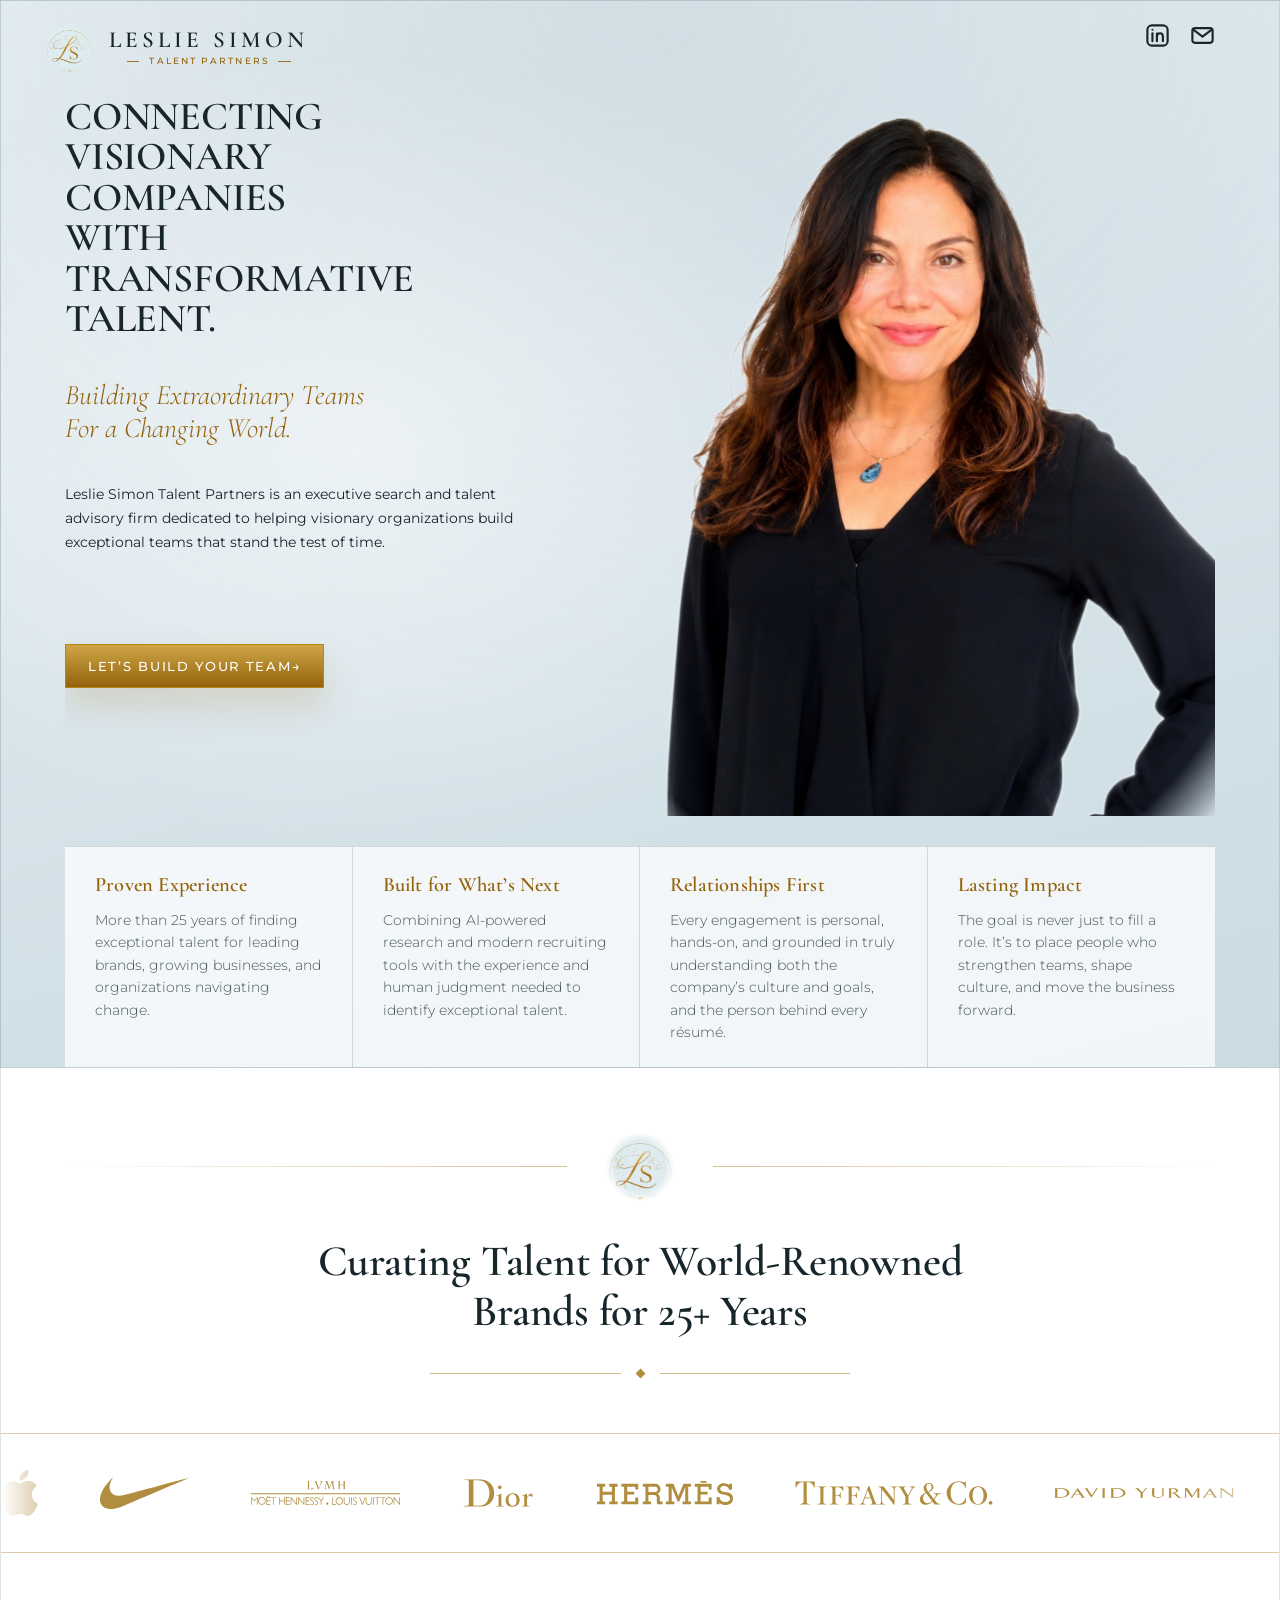
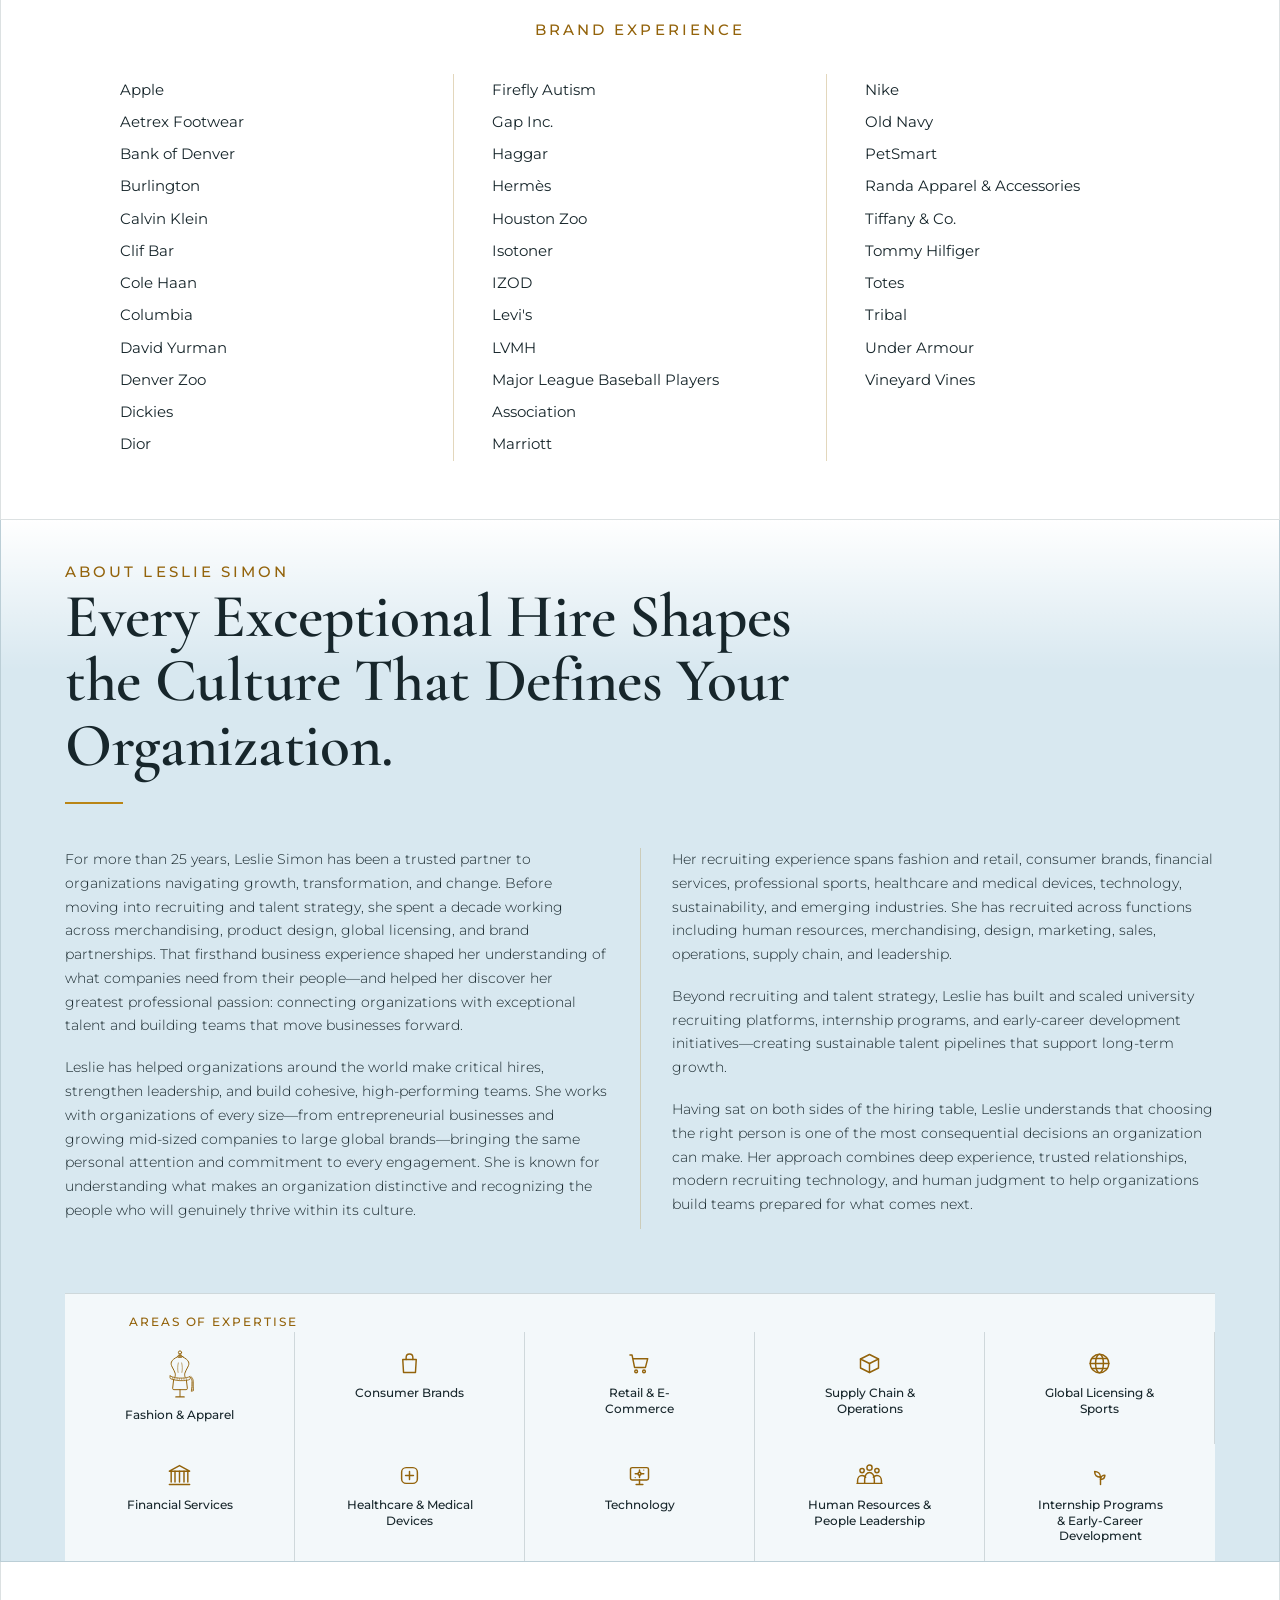
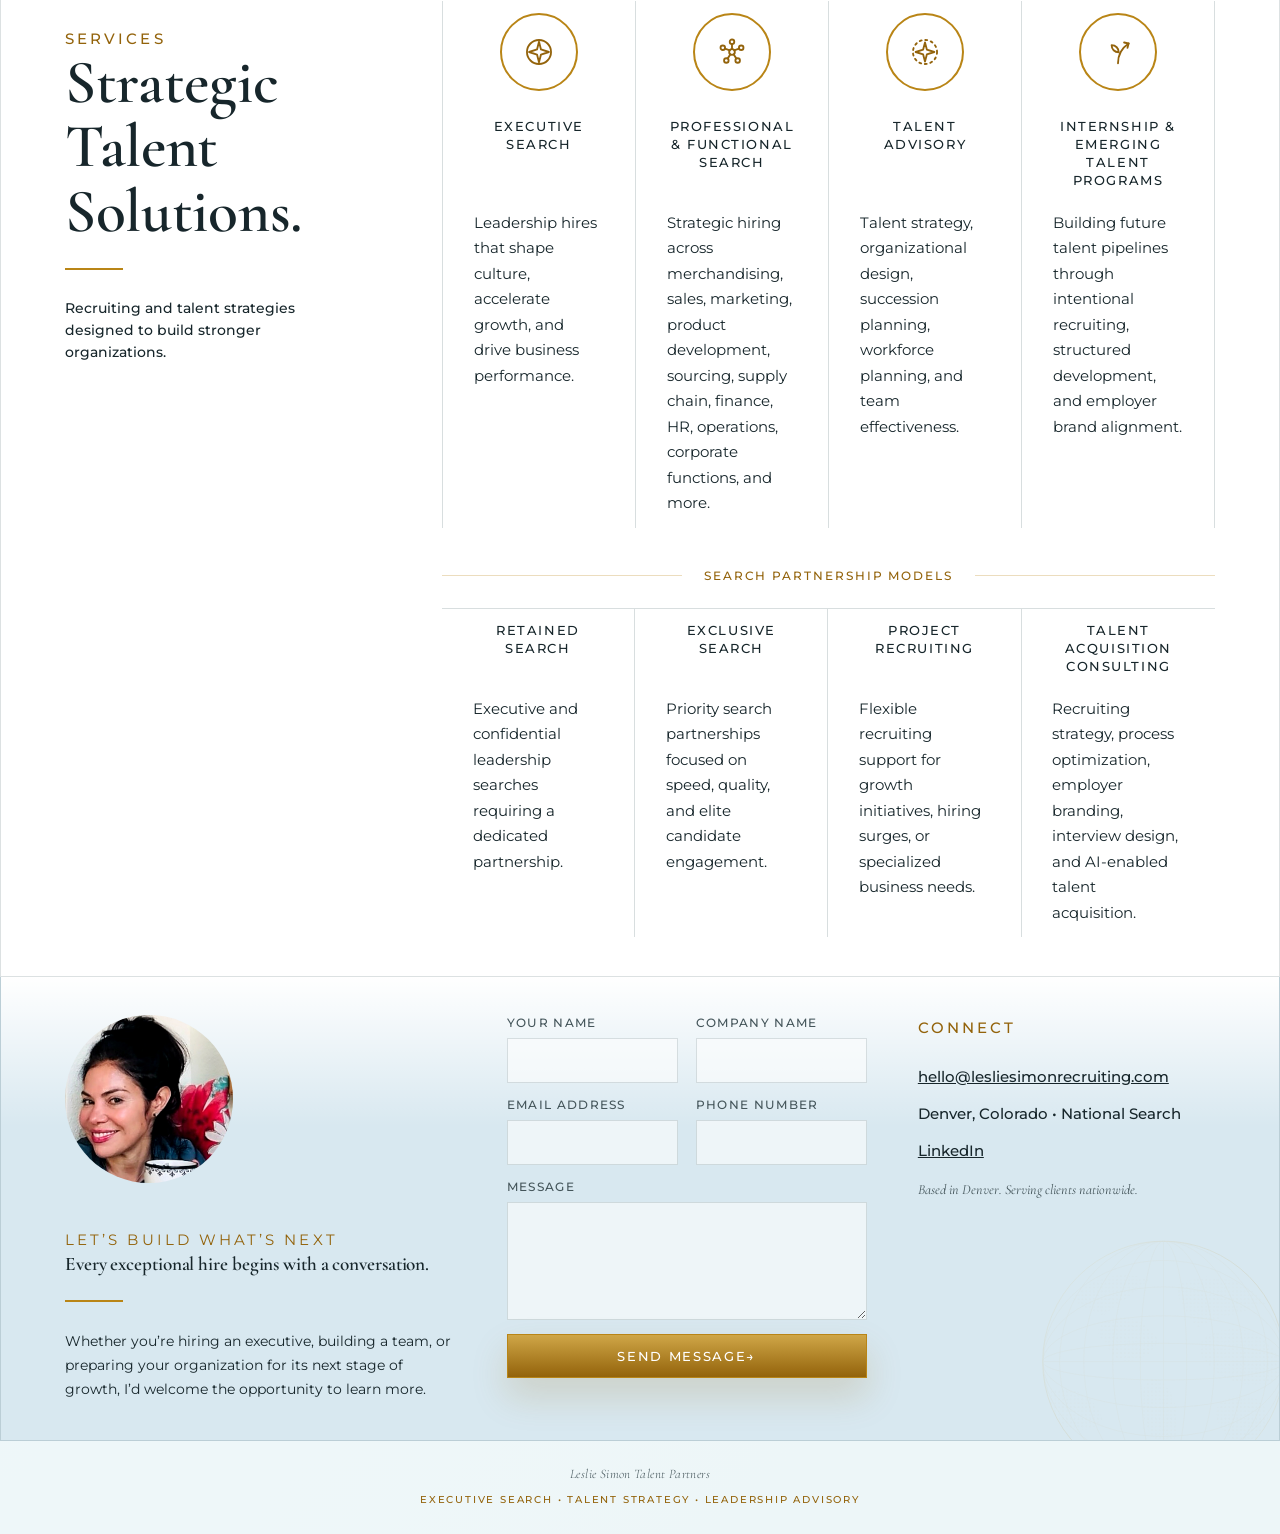
<file: index.html>
<!DOCTYPE html>
<html lang="en">
<head>
  <meta charset="UTF-8">
  <meta name="viewport" content="width=device-width, initial-scale=1.0">
  <title>Leslie Simon Talent Partners | Executive Recruitment & Talent Advisory</title>
  <meta name="description" content="Leslie Simon Talent Partners connects visionary companies with transformative talent.">
  <meta property="og:type" content="website">
  <meta property="og:url" content="https://lesliesimonrecruiting.com/">
  <meta property="og:title" content="Leslie Simon Talent Partners | Executive Recruitment & Talent Advisory">
  <meta property="og:description" content="Leslie Simon Talent Partners connects visionary companies with transformative talent.">
  <meta property="og:image" content="https://lesliesimonrecruiting.com/images/social-preview.jpg">
  <meta property="og:image:width" content="1200">
  <meta property="og:image:height" content="630">
  <meta name="twitter:card" content="summary_large_image">
  <meta name="twitter:title" content="Leslie Simon Talent Partners | Executive Recruitment & Talent Advisory">
  <meta name="twitter:description" content="Leslie Simon Talent Partners connects visionary companies with transformative talent.">
  <meta name="twitter:image" content="https://lesliesimonrecruiting.com/images/social-preview.jpg">
  <link rel="preconnect" href="https://fonts.googleapis.com">
  <link rel="preconnect" href="https://fonts.gstatic.com" crossorigin>
  <link href="https://fonts.googleapis.com/css2?family=Cormorant+Garamond:ital,wght@0,500;0,600;0,700;1,500;1,600&family=Montserrat:wght@300;400;500;600&display=swap" rel="stylesheet">
  <link rel="icon" type="image/png" href="images/favicon.png?v=2">
  <link rel="apple-touch-icon" href="images/favicon.png?v=2">
  <link rel="stylesheet" href="css/styles.css?v=20260822b">
</head>
<body class="one-page-site">
  <a class="skip-link" href="#main">Skip to main content</a>

  <header class="site-header" data-header>
    <a class="brand" href="index.html" aria-label="Leslie Simon Talent Partners home">
      <img src="images/leslie-simon-emblem.png" alt="" class="brand-mark">
      <span class="brand-text"><strong>Leslie Simon</strong><em>Talent Partners</em></span>
    </a>
  </header>
  <div class="social-bar" aria-label="Connect with Leslie">
    <a href="https://www.linkedin.com/in/lesliesimonrecruiting/" target="_blank" rel="noopener noreferrer" aria-label="LinkedIn"><svg xmlns="http://www.w3.org/2000/svg" viewBox="0 0 24 24" fill="none" stroke="currentColor" stroke-width="1.3" stroke-linecap="round" stroke-linejoin="round"><rect x="3" y="3" width="18" height="18" rx="4"/><circle cx="7.5" cy="6.8" r=".9" fill="currentColor" stroke="none"/><line x1="7.5" y1="10" x2="7.5" y2="17"/><line x1="11.5" y1="10.3" x2="11.5" y2="17"/><path d="M11.5 13 C11.5 11.2 12.8 10 14.3 10 C16 10 16.8 11.1 16.8 12.9 V17"/></svg></a>
    <a href="mailto:hello@lesliesimonrecruiting.com?subject=Inquiry%20to%20Leslie%20Simon" class="social-bar-btn" aria-label="Email"><svg xmlns="http://www.w3.org/2000/svg" viewBox="0 0 24 24" fill="none" stroke="currentColor" stroke-width="1.3" stroke-linecap="round" stroke-linejoin="round"><rect x="3" y="5.5" width="18" height="13" rx="2.4"/><path d="M3.5 6.5 L12 13 L20.5 6.5"/></svg></a>
  </div>

  <main id="main">
    <section class="page home-page" id="home" aria-labelledby="home-title">
      <div class="home-hero">
        <div class="hero-copy">
          <h1 id="home-title">Connecting visionary companies with transformative talent.</h1>
          <p class="script-line">Building Extraordinary Teams<br>For a Changing World.</p>
          <p>Leslie Simon Talent Partners is an executive search and talent advisory firm dedicated to helping visionary organizations build exceptional teams that stand the test of time.</p>

          <a class="button primary" href="#contact">Let’s Build Your Team <span aria-hidden="true">→</span></a>
        </div>
        <figure class="portrait-hero hero-portrait">
          <img src="images/leslie-simon-portrait.png?v=20260822d" alt="Leslie Simon">
        </figure>
      </div>

      <div class="proof-strip" aria-label="Company highlights">
        <div class="proof-item">
          <div><strong>Proven Experience</strong><span>More than 25 years of finding exceptional talent for leading brands, growing businesses, and organizations navigating change.</span></div>
        </div>
        <div class="proof-item">
          <div><strong>Built for What&rsquo;s Next</strong><span>Combining AI-powered research and modern recruiting tools with the experience and human judgment needed to identify exceptional talent.</span></div>
        </div>
        <div class="proof-item">
          <div><strong>Relationships First</strong><span>Every engagement is personal, hands-on, and grounded in truly understanding both the company&rsquo;s culture and goals, and the person behind every r&eacute;sum&eacute;.</span></div>
        </div>
        <div class="proof-item">
          <div><strong>Lasting Impact</strong><span>The goal is never just to fill a role. It&rsquo;s to place people who strengthen teams, shape culture, and move the business forward.</span></div>
        </div>
      </div>
    </section>


    <section class="page brandbar-page" id="brand-experience" aria-labelledby="brandbar-title">
      <div class="brandbar-head">
        <div class="brandbar-crest" aria-hidden="true"><img src="images/leslie-simon-emblem.png" alt=""></div>
        <h2 id="brandbar-title">Curating Talent for World-Renowned<br>Brands for 25+ Years</h2>
        <div class="ornament-divider" aria-hidden="true"><span></span></div>
      </div>

      <div class="marquee-band">
      <div class="logo-marquee" aria-label="Featured brands">
        <div class="marquee-track">
          <div class="marquee-set">
              <img class="logo-lg" src="images/logos/apple.svg" alt="Apple">
              <img class="logo-md" src="images/logos/nike.svg" alt="Nike">
              <img class="logo-sm" src="images/logos/lvmh.svg" alt="LVMH">
              <img class="logo-md" src="images/logos/dior.svg" alt="Dior">
              <img class="logo-sm" src="images/logos/hermes.svg" alt="Hermès">
              <img class="logo-sm" src="images/logos/tiffany.svg" alt="Tiffany & Co.">
              <img class="logo-xw" src="images/logos/david-yurman.svg" alt="David Yurman">
              <img class="logo-md" src="images/logos/levis.svg" alt="Levi's">
              <img class="logo-lg" src="images/logos/under-armour.svg" alt="Under Armour">
              <img class="logo-sm" src="images/logos/calvin-klein.svg" alt="Calvin Klein">
              <img class="logo-lg" src="images/logos/tommy-hilfiger.svg" alt="Tommy Hilfiger">
              <img class="logo-xw" src="images/logos/cole-haan.svg" alt="Cole Haan">
              <img class="logo-lg" src="images/logos/gap.svg" alt="Gap">
              <img class="logo-md" src="images/logos/old-navy.svg" alt="Old Navy">
              <img class="logo-sm" src="images/logos/columbia.svg" alt="Columbia">
              <img class="logo-lg" src="images/logos/marriott.svg" alt="Marriott">
              <span class="logo-mlbpa">MLB Players<br>Association</span>
              <img class="logo-md" src="images/logos/vineyard-vines.svg" alt="Vineyard Vines">
          </div>
          <div class="marquee-set" aria-hidden="true">
              <img class="logo-lg" src="images/logos/apple.svg" alt="Apple">
              <img class="logo-md" src="images/logos/nike.svg" alt="Nike">
              <img class="logo-sm" src="images/logos/lvmh.svg" alt="LVMH">
              <img class="logo-md" src="images/logos/dior.svg" alt="Dior">
              <img class="logo-sm" src="images/logos/hermes.svg" alt="Hermès">
              <img class="logo-sm" src="images/logos/tiffany.svg" alt="Tiffany & Co.">
              <img class="logo-xw" src="images/logos/david-yurman.svg" alt="David Yurman">
              <img class="logo-md" src="images/logos/levis.svg" alt="Levi's">
              <img class="logo-lg" src="images/logos/under-armour.svg" alt="Under Armour">
              <img class="logo-sm" src="images/logos/calvin-klein.svg" alt="Calvin Klein">
              <img class="logo-lg" src="images/logos/tommy-hilfiger.svg" alt="Tommy Hilfiger">
              <img class="logo-xw" src="images/logos/cole-haan.svg" alt="Cole Haan">
              <img class="logo-lg" src="images/logos/gap.svg" alt="Gap">
              <img class="logo-md" src="images/logos/old-navy.svg" alt="Old Navy">
              <img class="logo-sm" src="images/logos/columbia.svg" alt="Columbia">
              <img class="logo-lg" src="images/logos/marriott.svg" alt="Marriott">
              <span class="logo-mlbpa">MLB Players<br>Association</span>
              <img class="logo-md" src="images/logos/vineyard-vines.svg" alt="Vineyard Vines">
          </div>
        </div>
      </div>
      </div>

      <div class="brand-exp">
        <p class="section-label">Brand Experience</p>
        <ul class="brand-exp-list">
            <li>Apple</li>
            <li>Aetrex Footwear</li>
            <li>Bank of Denver</li>
            <li>Burlington</li>
            <li>Calvin Klein</li>
            <li>Clif Bar</li>
            <li>Cole Haan</li>
            <li>Columbia</li>
            <li>David Yurman</li>
            <li>Denver Zoo</li>
            <li>Dickies</li>
            <li>Dior</li>
            <li>Firefly Autism</li>
            <li>Gap Inc.</li>
            <li>Haggar</li>
            <li>Hermès</li>
            <li>Houston Zoo</li>
            <li>Isotoner</li>
            <li>IZOD</li>
            <li>Levi's</li>
            <li>LVMH</li>
            <li>Major League Baseball Players Association</li>
            <li>Marriott</li>
            <li>Nike</li>
            <li>Old Navy</li>
            <li>PetSmart</li>
            <li>Randa Apparel &amp; Accessories</li>
            <li>Tiffany &amp; Co.</li>
            <li>Tommy Hilfiger</li>
            <li>Totes</li>
            <li>Tribal</li>
            <li>Under Armour</li>
            <li>Vineyard Vines</li>
        </ul>
      </div>
    </section>

    <section class="page about-page" id="about" aria-labelledby="about-title">
      <div class="about-layout about-layout--full">
        <div class="about-intro">
          <p class="section-label">About Leslie Simon</p>
          <h2 id="about-title">Every Exceptional Hire Shapes the Culture That Defines Your Organization.</h2>
          <div class="accent-line" aria-hidden="true"></div>
        </div>
        <div class="about-columns">
          <p>For more than 25 years, Leslie Simon has been a trusted partner to organizations navigating growth, transformation, and change. Before moving into recruiting and talent strategy, she spent a decade working across merchandising, product design, global licensing, and brand partnerships. That firsthand business experience shaped her understanding of what companies need from their people&mdash;and helped her discover her greatest professional passion: connecting organizations with exceptional talent and building teams that move businesses forward.</p>
          <p>Leslie has helped organizations around the world make critical hires, strengthen leadership, and build cohesive, high-performing teams. She works with organizations of every size&mdash;from entrepreneurial businesses and growing mid-sized companies to large global brands&mdash;bringing the same personal attention and commitment to every engagement. She is known for understanding what makes an organization distinctive and recognizing the people who will genuinely thrive within its culture.</p>
          <p>Her recruiting experience spans fashion and retail, consumer brands, financial services, professional sports, healthcare and medical devices, technology, sustainability, and emerging industries. She has recruited across functions including human resources, merchandising, design, marketing, sales, operations, supply chain, and leadership.</p>
          <p>Beyond recruiting and talent strategy, Leslie has built and scaled university recruiting platforms, internship programs, and early-career development initiatives&mdash;creating sustainable talent pipelines that support long-term growth.</p>
          <p>Having sat on both sides of the hiring table, Leslie understands that choosing the right person is one of the most consequential decisions an organization can make. Her approach combines deep experience, trusted relationships, modern recruiting technology, and human judgment to help organizations build teams prepared for what comes next.</p>
        </div>
      </div>

      <div class="icon-strip icon-strip--expertise" aria-label="Areas of expertise">
        <p class="icon-strip-title">Areas of Expertise</p>
        <div class="icon-item"><b><svg class="icon-fashion" xmlns="http://www.w3.org/2000/svg" viewBox="0 0 100 128" fill="none" stroke="currentColor" stroke-width="2.6" stroke-linecap="round" stroke-linejoin="round"><circle cx="50" cy="6.5" r="4.2"/><path d="M48.2 10.4 C48.2 13 47.4 14.6 46.2 15.8 L53.8 15.8 C52.6 14.6 51.8 13 51.8 10.4"/><ellipse cx="50" cy="17.4" rx="7.4" ry="2"/><path d="M42.4 18.4 C36 21.6 29.2 26.4 27.4 31.6 C25.9 36 27 40 29.4 44.8 C32.4 50.8 35.8 55.8 37.2 61 C38.2 64.8 37.8 68.2 36.6 71.4"/><path d="M57.6 18.4 C64 21.6 70.8 26.4 72.6 31.6 C74.1 36 73 40 70.6 44.8 C67.6 50.8 64.2 55.8 62.8 61 C61.8 64.8 62.2 68.2 63.4 71.4"/><path d="M45.6 34 C43.6 42 43.2 51 45 59" stroke-width="1.5"/><path d="M54.4 34 C56.4 42 56.8 51 55 59" stroke-width="1.5"/><path d="M33.4 76.8 L30.6 100.8 C30.4 103 31.6 104.4 33.8 104.4 L66.2 104.4 C68.4 104.4 69.6 103 69.4 100.8 L66.8 79.4"/><path d="M24 68.4 C23.2 70.8 23.4 73.2 24.6 75.2 C31.8 79.2 46.2 81.4 60 80.6 C66.2 80.2 71.8 79.2 75.6 77.6 C77.2 75.2 77.4 72.4 76.2 70 C71.4 72.2 64.8 73.5 57.2 73.9 C44.6 74.6 31.2 72.6 24 68.4 Z" stroke-width="2.2"/><line x1="30.5" y1="71.9" x2="30" y2="76.1" stroke-width="1.3"/><line x1="36.5" y1="73.4" x2="36.1" y2="77.6" stroke-width="1.3"/><line x1="42.5" y1="74.3" x2="42.2" y2="78.5" stroke-width="1.3"/><line x1="48.5" y1="74.8" x2="48.3" y2="79" stroke-width="1.3"/><line x1="54.5" y1="74.8" x2="54.4" y2="79" stroke-width="1.3"/><line x1="60.5" y1="74.4" x2="60.5" y2="78.6" stroke-width="1.3"/><line x1="66.5" y1="73.5" x2="66.6" y2="77.7" stroke-width="1.3"/><path d="M75.8 70.6 C79.6 73.2 81.4 77.4 81.7 82.4 C82 91.4 81.4 100.6 79.8 108.8 L85.4 107 C84.4 99.4 84.9 90 84.8 82.6 C84.7 77 82.6 72.6 78.8 69.8" stroke-width="2.2"/><line x1="81.4" y1="84.5" x2="84.7" y2="84.5" stroke-width="1.3"/><line x1="81.5" y1="89.5" x2="84.8" y2="89.5" stroke-width="1.3"/><line x1="81.4" y1="94.5" x2="84.8" y2="94.5" stroke-width="1.3"/><line x1="81.1" y1="99.5" x2="84.7" y2="99.5" stroke-width="1.3"/><line x1="80.6" y1="104.5" x2="84.9" y2="104.5" stroke-width="1.3"/><line x1="50" y1="104.4" x2="50" y2="122.5"/><line x1="39" y1="123.5" x2="61" y2="123.5" stroke-width="3.2"/></svg></b><span>Fashion & Apparel</span></div>
        <div class="icon-item"><b><svg xmlns="http://www.w3.org/2000/svg" viewBox="0 0 24 24" fill="none" stroke="currentColor" stroke-width="1.3" stroke-linecap="round" stroke-linejoin="round"><path d="M6 8.5 H18 L17.3 20 H6.7 Z"/><path d="M9 8.5 V6.8 C9 5 10.3 3.6 12 3.6 C13.7 3.6 15 5 15 6.8 V8.5"/></svg></b><span>Consumer Brands</span></div>
        <div class="icon-item"><b><svg xmlns="http://www.w3.org/2000/svg" viewBox="0 0 24 24" fill="none" stroke="currentColor" stroke-width="1.3" stroke-linecap="round" stroke-linejoin="round"><path d="M3.5 4.5 H5.4 L7.6 15.5 H17.3 L19.3 7.7 H6.6"/><circle cx="9" cy="19" r="1.2"/><circle cx="16" cy="19" r="1.2"/></svg></b><span>Retail & E-Commerce</span></div>
        <div class="icon-item"><b><svg xmlns="http://www.w3.org/2000/svg" viewBox="0 0 24 24" fill="none" stroke="currentColor" stroke-width="1.3" stroke-linecap="round" stroke-linejoin="round"><path d="M12 4 L20 8 L12 12 L4 8 Z"/><path d="M4 8 V16 L12 20 V12"/><path d="M20 8 V16 L12 20"/></svg></b><span>Supply Chain & Operations</span></div>
        <div class="icon-item"><b><svg xmlns="http://www.w3.org/2000/svg" viewBox="0 0 24 24" fill="none" stroke="currentColor" stroke-width="1.3" stroke-linecap="round" stroke-linejoin="round"><circle cx="12" cy="12" r="8.3"/><ellipse cx="12" cy="12" rx="3.5" ry="8.3"/><line x1="3.7" y1="12" x2="20.3" y2="12"/><path d="M4.9 7.6 H19.1 M4.9 16.4 H19.1"/></svg></b><span>Global Licensing & Sports</span></div>
        <div class="icon-item"><b><svg xmlns="http://www.w3.org/2000/svg" viewBox="0 0 24 24" fill="none" stroke="currentColor" stroke-width="1.3" stroke-linecap="round" stroke-linejoin="round"><path d="M12 3.2 L21 8.2 H3 Z"/><path d="M4.6 8.2 V17.8 M8 8.2 V17.8 M12 8.2 V17.8 M16 8.2 V17.8 M19.4 8.2 V17.8"/><path d="M3 20 H21"/></svg></b><span>Financial Services</span></div>
        <div class="icon-item"><b><svg xmlns="http://www.w3.org/2000/svg" viewBox="0 0 24 24" fill="none" stroke="currentColor" stroke-width="1.3" stroke-linecap="round" stroke-linejoin="round"><rect x="5" y="5" width="14" height="14" rx="4"/><path d="M12 8.5 V15.5 M8.5 12 H15.5"/></svg></b><span>Healthcare & Medical Devices</span></div>
        <div class="icon-item"><b><svg xmlns="http://www.w3.org/2000/svg" viewBox="0 0 24 24" fill="none" stroke="currentColor" stroke-width="1.3" stroke-linecap="round" stroke-linejoin="round"><rect x="4" y="5" width="16" height="11" rx="1.5"/><path d="M9 20 H15 M12 16 V20"/><circle cx="12" cy="10.5" r="1.3"/><path d="M12 9.2 V7.2 M13.3 10.5 H15.8 M10.7 10.5 H8.2 M12 11.8 V13.8"/><circle cx="15.8" cy="7.2" r=".55" fill="currentColor" stroke="none"/><circle cx="8.2" cy="13.8" r=".55" fill="currentColor" stroke="none"/></svg></b><span>Technology</span></div>
        <div class="icon-item"><b><svg xmlns="http://www.w3.org/2000/svg" viewBox="0 0 24 24" fill="none" stroke="currentColor" stroke-width="1.3" stroke-linecap="round" stroke-linejoin="round"><circle cx="12" cy="5" r="2.3"/><circle cx="5.4" cy="7.6" r="1.9"/><circle cx="18.6" cy="7.6" r="1.9"/><path d="M1.4 19 V16.6 C1.4 13.9 3.1 12 5.4 12 C6.7 12 7.8 12.6 8.6 13.6"/><path d="M22.6 19 V16.6 C22.6 13.9 20.9 12 18.6 12 C17.3 12 16.2 12.6 15.4 13.6"/><path d="M7.7 19 V15.3 C7.7 11.8 9.6 9.3 12 9.3 C14.4 9.3 16.3 11.8 16.3 15.3 V19"/><line x1="1" y1="19" x2="23" y2="19"/></svg></b><span>Human Resources & People Leadership</span></div>
        <div class="icon-item"><b><svg xmlns="http://www.w3.org/2000/svg" viewBox="0 0 24 24" fill="none" stroke="currentColor" stroke-width="1.3" stroke-linecap="round" stroke-linejoin="round"><path d="M12 20 V13.5"/><path d="M12 13.5 C12 10 9.3 8.5 6.8 8.5 C6.8 11.8 8.9 13.5 12 13.5 Z"/><path d="M12 15.5 C12 13 13.9 11.8 15.9 11.8 C15.9 14.2 14.2 15.5 12 15.5 Z"/></svg></b><span>Internship Programs & Early-Career Development</span></div>
      </div>
    </section>

    <section class="page services-page" id="services" aria-labelledby="services-title">
      <div class="services-layout">
        <div class="services-copy">
          <p class="section-label">Services</p>
          <h2 id="services-title">Strategic Talent Solutions.</h2>
          <div class="accent-line" aria-hidden="true"></div>
          <p>Recruiting and talent strategies designed to build stronger organizations.</p>
        </div>

        <div>
          <div class="service-grid">
            <article class="service-card">
              <span class="service-card-icon" aria-hidden="true"><svg xmlns="http://www.w3.org/2000/svg" viewBox="0 0 24 24" fill="none" stroke="currentColor" stroke-width="1.3" stroke-linecap="round" stroke-linejoin="round"><circle cx="12" cy="12" r="8.5"/><path d="M12 4.8 L13.4 10.2 L19 12 L13.4 13.8 L12 19.2 L10.6 13.8 L5 12 L10.6 10.2 Z"/></svg></span>
              <h3>Executive Search</h3>
              <p>Leadership hires that shape culture, accelerate growth, and drive business performance.</p>
            </article>
            <article class="service-card">
              <span class="service-card-icon" aria-hidden="true"><svg xmlns="http://www.w3.org/2000/svg" viewBox="0 0 24 24" fill="none" stroke="currentColor" stroke-width="1.3" stroke-linecap="round" stroke-linejoin="round"><circle cx="12" cy="12" r="2"/><circle cx="12" cy="4.8" r="1.6"/><circle cx="18.5" cy="9" r="1.6"/><circle cx="16" cy="18" r="1.6"/><circle cx="8" cy="18" r="1.6"/><circle cx="5.5" cy="9" r="1.6"/><line x1="12" y1="10" x2="12" y2="6.4"/><line x1="13.5" y1="10.8" x2="17" y2="9.6"/><line x1="13.1" y1="13.6" x2="15" y2="16.5"/><line x1="10.9" y1="13.6" x2="9" y2="16.5"/><line x1="10.5" y1="10.8" x2="7" y2="9.6"/></svg></span>
              <h3>Professional & Functional Search</h3>
              <p>Strategic hiring across merchandising, sales, marketing, product development, sourcing, supply chain, finance, HR, operations, corporate functions, and more.</p>
            </article>
            <article class="service-card">
              <span class="service-card-icon" aria-hidden="true"><svg xmlns="http://www.w3.org/2000/svg" viewBox="0 0 24 24" fill="none" stroke="currentColor" stroke-width="1.3" stroke-linecap="round" stroke-linejoin="round"><circle cx="12" cy="12" r="8.5" stroke-dasharray="1.4 2.6"/><path d="M12 5.2 L13.3 10.3 L18.6 12 L13.3 13.7 L12 18.8 L10.7 13.7 L5.4 12 L10.7 10.3 Z"/></svg></span>
              <h3>Talent Advisory</h3>
              <p>Talent strategy, organizational design, succession planning, workforce planning, and team effectiveness.</p>
            </article>
            <article class="service-card">
              <span class="service-card-icon" aria-hidden="true"><svg xmlns="http://www.w3.org/2000/svg" viewBox="0 0 24 24" fill="none" stroke="currentColor" stroke-width="1.3" stroke-linecap="round" stroke-linejoin="round"><path d="M12 20 C12 13 15 9 19.5 6"/><path d="M12.5 12.2 C9.6 12.2 7.5 10 7.5 7.2 C10.4 7.2 12.5 9.4 12.5 12.2 Z"/><path d="M16.3 5.3 L19.5 6 L18.7 9.1"/></svg></span>
              <h3>Internship & Emerging Talent Programs</h3>
              <p>Building future talent pipelines through intentional recruiting, structured development, and employer brand alignment.</p>
            </article>
          </div>

          <div class="models" aria-label="Search partnership models">
            <p class="divider-title">Search Partnership Models</p>
            <div class="model-grid">
              <div class="model-item">
                <h3>Retained Search</h3>
                <p>Executive and confidential leadership searches requiring a dedicated partnership.</p>
              </div>
              <div class="model-item">
                <h3>Exclusive Search</h3>
                <p>Priority search partnerships focused on speed, quality, and elite candidate engagement.</p>
              </div>
              <div class="model-item">
                <h3>Project Recruiting</h3>
                <p>Flexible recruiting support for growth initiatives, hiring surges, or specialized business needs.</p>
              </div>
              <div class="model-item">
                <h3>Talent Acquisition Consulting</h3>
                <p>Recruiting strategy, process optimization, employer branding, interview design, and AI-enabled talent acquisition.</p>
              </div>
            </div>
          </div>
        </div>
      </div>
    </section>

    <section class="page contact-page" id="contact" aria-labelledby="contact-title">
      <div class="contact-layout">
        <div class="contact-intro">
          <img src="images/leslie-simon.jpg?v=20260822b" alt="Leslie Simon">
          <div>
            <p class="section-label">Let’s Build What’s Next</p>
            <h2 id="contact-title">Every exceptional hire begins with a conversation.</h2>
            <div class="accent-line" aria-hidden="true"></div>
            <p>Whether you’re hiring an executive, building a team, or preparing your organization for its next stage of growth, I’d welcome the opportunity to learn more.</p>
          </div>
        </div>

        <form class="contact-form" data-lead-form action="https://api.web3forms.com/submit" method="POST">
          <!-- Leslie: paste your Web3Forms access key below (see setup note) -->
          <input type="hidden" name="access_key" value="c1ea022d-3b1e-4560-ac9d-326615c3c3ac">
          <input type="hidden" name="subject" value="New inquiry from LeslieSimonRecruiting.com">
          <input type="hidden" name="from_name" value="Leslie Simon Talent Partners — Website">
          <input type="checkbox" name="botcheck" class="sr-only" tabindex="-1" autocomplete="off" aria-hidden="true">
          <label>
            Your Name
            <input name="name" type="text" autocomplete="name" required>
          </label>
          <label>
            Company Name
            <input name="company" type="text" autocomplete="organization">
          </label>
          <label>
            Email Address
            <input name="email" type="email" autocomplete="email" required>
          </label>
          <label>
            Phone Number
            <input name="phone" type="tel" autocomplete="tel">
          </label>
          <label class="full">
            Message
            <textarea name="message" required></textarea>
          </label>
          <button class="button primary full" type="submit">Send Message <span aria-hidden="true">→</span></button>
          <p class="form-status full" data-form-status role="status" aria-live="polite" hidden></p>
        </form>

        <aside>
          <p class="section-label">Connect</p>
          <ul class="connect-list">
            <li><a href="mailto:hello@lesliesimonrecruiting.com?subject=Inquiry%20to%20Leslie%20Simon">hello@lesliesimonrecruiting.com</a></li>
            <li><span>Denver, Colorado • National Search</span></li>
            <li><a href="https://www.linkedin.com/in/lesliesimonrecruiting">LinkedIn</a></li>
          </ul>
          <p class="connect-note">Based in Denver. Serving clients nationwide.</p>
        </aside>

        <img class="contact-globe" src="images/leslie-simon-globe.svg" alt="" aria-hidden="true">
      </div>
    </section>
  </main>

  <p class="brand-tagline">Leslie Simon Talent Partners<br><span>Executive Search • Talent Strategy • Leadership Advisory</span></p>

  <script src="js/main.js?v=20260817d"></script>
</body>
</html>
</file>
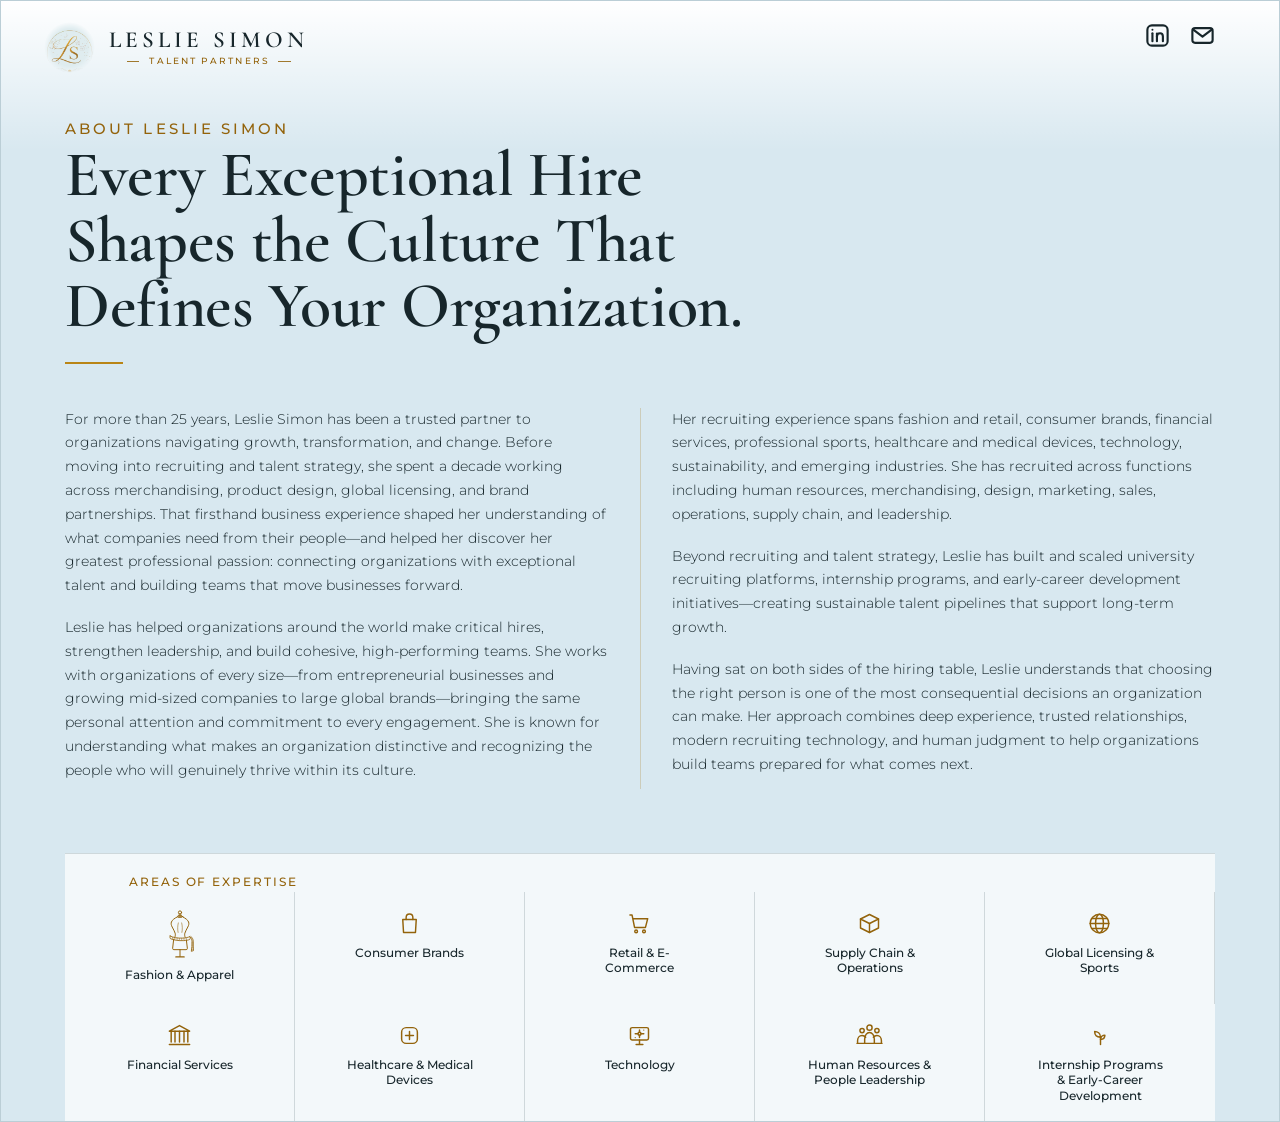
<file: about.html>
<!DOCTYPE html>
<html lang="en">
<head>
  <meta charset="UTF-8">
  <meta name="viewport" content="width=device-width, initial-scale=1.0">
  <title>About Leslie | Leslie Simon Talent Partners</title>
  <meta name="description" content="Learn about Leslie Simon's experience in brand leadership, talent acquisition, recruiting, and organizational growth.">
  <meta property="og:type" content="website">
  <meta property="og:url" content="https://lesliesimonrecruiting.com/about.html">
  <meta property="og:title" content="About Leslie | Leslie Simon Talent Partners">
  <meta property="og:description" content="Learn about Leslie Simon's experience in brand leadership, talent acquisition, recruiting, and organizational growth.">
  <meta property="og:image" content="https://lesliesimonrecruiting.com/images/social-preview.jpg">
  <meta property="og:image:width" content="1200">
  <meta property="og:image:height" content="630">
  <meta name="twitter:card" content="summary_large_image">
  <meta name="twitter:title" content="About Leslie | Leslie Simon Talent Partners">
  <meta name="twitter:description" content="Learn about Leslie Simon's experience in brand leadership, talent acquisition, recruiting, and organizational growth.">
  <meta name="twitter:image" content="https://lesliesimonrecruiting.com/images/social-preview.jpg">
  <link rel="preconnect" href="https://fonts.googleapis.com">
  <link rel="preconnect" href="https://fonts.gstatic.com" crossorigin>
  <link href="https://fonts.googleapis.com/css2?family=Cormorant+Garamond:ital,wght@0,500;0,600;0,700;1,500;1,600&family=Montserrat:wght@300;400;500;600&display=swap" rel="stylesheet">
  <link rel="icon" type="image/png" href="images/favicon.png?v=2">
  <link rel="apple-touch-icon" href="images/favicon.png?v=2">
  <link rel="stylesheet" href="css/styles.css?v=20260822b">
</head>
<body>
  <a class="skip-link" href="#main">Skip to main content</a>

  <header class="site-header" data-header>
    <a class="brand" href="index.html" aria-label="Leslie Simon Talent Partners home">
      <img src="images/leslie-simon-emblem.png" alt="" class="brand-mark">
      <span class="brand-text"><strong>Leslie Simon</strong><em>Talent Partners</em></span>
    </a>
  </header>
  <div class="social-bar" aria-label="Connect with Leslie">
    <a href="https://www.linkedin.com/in/lesliesimonrecruiting/" target="_blank" rel="noopener noreferrer" aria-label="LinkedIn"><svg xmlns="http://www.w3.org/2000/svg" viewBox="0 0 24 24" fill="none" stroke="currentColor" stroke-width="1.3" stroke-linecap="round" stroke-linejoin="round"><rect x="3" y="3" width="18" height="18" rx="4"/><circle cx="7.5" cy="6.8" r=".9" fill="currentColor" stroke="none"/><line x1="7.5" y1="10" x2="7.5" y2="17"/><line x1="11.5" y1="10.3" x2="11.5" y2="17"/><path d="M11.5 13 C11.5 11.2 12.8 10 14.3 10 C16 10 16.8 11.1 16.8 12.9 V17"/></svg></a>
    <a href="mailto:hello@lesliesimonrecruiting.com?subject=Inquiry%20to%20Leslie%20Simon" class="social-bar-btn" aria-label="Email"><svg xmlns="http://www.w3.org/2000/svg" viewBox="0 0 24 24" fill="none" stroke="currentColor" stroke-width="1.3" stroke-linecap="round" stroke-linejoin="round"><rect x="3" y="5.5" width="18" height="13" rx="2.4"/><path d="M3.5 6.5 L12 13 L20.5 6.5"/></svg></a>
  </div>

  <main id="main">
    <section class="page about-page" aria-labelledby="about-title">
      <div class="about-layout about-layout--full">
        <div class="about-intro">
          <p class="section-label">About Leslie Simon</p>
          <h1 id="about-title">Every Exceptional Hire Shapes the Culture That Defines Your Organization.</h1>
          <div class="accent-line" aria-hidden="true"></div>
        </div>
        <div class="about-columns">
          <p>For more than 25 years, Leslie Simon has been a trusted partner to organizations navigating growth, transformation, and change. Before moving into recruiting and talent strategy, she spent a decade working across merchandising, product design, global licensing, and brand partnerships. That firsthand business experience shaped her understanding of what companies need from their people&mdash;and helped her discover her greatest professional passion: connecting organizations with exceptional talent and building teams that move businesses forward.</p>
          <p>Leslie has helped organizations around the world make critical hires, strengthen leadership, and build cohesive, high-performing teams. She works with organizations of every size&mdash;from entrepreneurial businesses and growing mid-sized companies to large global brands&mdash;bringing the same personal attention and commitment to every engagement. She is known for understanding what makes an organization distinctive and recognizing the people who will genuinely thrive within its culture.</p>
          <p>Her recruiting experience spans fashion and retail, consumer brands, financial services, professional sports, healthcare and medical devices, technology, sustainability, and emerging industries. She has recruited across functions including human resources, merchandising, design, marketing, sales, operations, supply chain, and leadership.</p>
          <p>Beyond recruiting and talent strategy, Leslie has built and scaled university recruiting platforms, internship programs, and early-career development initiatives&mdash;creating sustainable talent pipelines that support long-term growth.</p>
          <p>Having sat on both sides of the hiring table, Leslie understands that choosing the right person is one of the most consequential decisions an organization can make. Her approach combines deep experience, trusted relationships, modern recruiting technology, and human judgment to help organizations build teams prepared for what comes next.</p>
        </div>
      </div>

      <div class="icon-strip icon-strip--expertise" aria-label="Areas of expertise">
        <p class="icon-strip-title">Areas of Expertise</p>
        <div class="icon-item"><b><svg class="icon-fashion" xmlns="http://www.w3.org/2000/svg" viewBox="0 0 100 128" fill="none" stroke="currentColor" stroke-width="2.6" stroke-linecap="round" stroke-linejoin="round"><circle cx="50" cy="6.5" r="4.2"/><path d="M48.2 10.4 C48.2 13 47.4 14.6 46.2 15.8 L53.8 15.8 C52.6 14.6 51.8 13 51.8 10.4"/><ellipse cx="50" cy="17.4" rx="7.4" ry="2"/><path d="M42.4 18.4 C36 21.6 29.2 26.4 27.4 31.6 C25.9 36 27 40 29.4 44.8 C32.4 50.8 35.8 55.8 37.2 61 C38.2 64.8 37.8 68.2 36.6 71.4"/><path d="M57.6 18.4 C64 21.6 70.8 26.4 72.6 31.6 C74.1 36 73 40 70.6 44.8 C67.6 50.8 64.2 55.8 62.8 61 C61.8 64.8 62.2 68.2 63.4 71.4"/><path d="M45.6 34 C43.6 42 43.2 51 45 59" stroke-width="1.5"/><path d="M54.4 34 C56.4 42 56.8 51 55 59" stroke-width="1.5"/><path d="M33.4 76.8 L30.6 100.8 C30.4 103 31.6 104.4 33.8 104.4 L66.2 104.4 C68.4 104.4 69.6 103 69.4 100.8 L66.8 79.4"/><path d="M24 68.4 C23.2 70.8 23.4 73.2 24.6 75.2 C31.8 79.2 46.2 81.4 60 80.6 C66.2 80.2 71.8 79.2 75.6 77.6 C77.2 75.2 77.4 72.4 76.2 70 C71.4 72.2 64.8 73.5 57.2 73.9 C44.6 74.6 31.2 72.6 24 68.4 Z" stroke-width="2.2"/><line x1="30.5" y1="71.9" x2="30" y2="76.1" stroke-width="1.3"/><line x1="36.5" y1="73.4" x2="36.1" y2="77.6" stroke-width="1.3"/><line x1="42.5" y1="74.3" x2="42.2" y2="78.5" stroke-width="1.3"/><line x1="48.5" y1="74.8" x2="48.3" y2="79" stroke-width="1.3"/><line x1="54.5" y1="74.8" x2="54.4" y2="79" stroke-width="1.3"/><line x1="60.5" y1="74.4" x2="60.5" y2="78.6" stroke-width="1.3"/><line x1="66.5" y1="73.5" x2="66.6" y2="77.7" stroke-width="1.3"/><path d="M75.8 70.6 C79.6 73.2 81.4 77.4 81.7 82.4 C82 91.4 81.4 100.6 79.8 108.8 L85.4 107 C84.4 99.4 84.9 90 84.8 82.6 C84.7 77 82.6 72.6 78.8 69.8" stroke-width="2.2"/><line x1="81.4" y1="84.5" x2="84.7" y2="84.5" stroke-width="1.3"/><line x1="81.5" y1="89.5" x2="84.8" y2="89.5" stroke-width="1.3"/><line x1="81.4" y1="94.5" x2="84.8" y2="94.5" stroke-width="1.3"/><line x1="81.1" y1="99.5" x2="84.7" y2="99.5" stroke-width="1.3"/><line x1="80.6" y1="104.5" x2="84.9" y2="104.5" stroke-width="1.3"/><line x1="50" y1="104.4" x2="50" y2="122.5"/><line x1="39" y1="123.5" x2="61" y2="123.5" stroke-width="3.2"/></svg></b><span>Fashion & Apparel</span></div>
        <div class="icon-item"><b><svg xmlns="http://www.w3.org/2000/svg" viewBox="0 0 24 24" fill="none" stroke="currentColor" stroke-width="1.3" stroke-linecap="round" stroke-linejoin="round"><path d="M6 8.5 H18 L17.3 20 H6.7 Z"/><path d="M9 8.5 V6.8 C9 5 10.3 3.6 12 3.6 C13.7 3.6 15 5 15 6.8 V8.5"/></svg></b><span>Consumer Brands</span></div>
        <div class="icon-item"><b><svg xmlns="http://www.w3.org/2000/svg" viewBox="0 0 24 24" fill="none" stroke="currentColor" stroke-width="1.3" stroke-linecap="round" stroke-linejoin="round"><path d="M3.5 4.5 H5.4 L7.6 15.5 H17.3 L19.3 7.7 H6.6"/><circle cx="9" cy="19" r="1.2"/><circle cx="16" cy="19" r="1.2"/></svg></b><span>Retail & E-Commerce</span></div>
        <div class="icon-item"><b><svg xmlns="http://www.w3.org/2000/svg" viewBox="0 0 24 24" fill="none" stroke="currentColor" stroke-width="1.3" stroke-linecap="round" stroke-linejoin="round"><path d="M12 4 L20 8 L12 12 L4 8 Z"/><path d="M4 8 V16 L12 20 V12"/><path d="M20 8 V16 L12 20"/></svg></b><span>Supply Chain & Operations</span></div>
        <div class="icon-item"><b><svg xmlns="http://www.w3.org/2000/svg" viewBox="0 0 24 24" fill="none" stroke="currentColor" stroke-width="1.3" stroke-linecap="round" stroke-linejoin="round"><circle cx="12" cy="12" r="8.3"/><ellipse cx="12" cy="12" rx="3.5" ry="8.3"/><line x1="3.7" y1="12" x2="20.3" y2="12"/><path d="M4.9 7.6 H19.1 M4.9 16.4 H19.1"/></svg></b><span>Global Licensing & Sports</span></div>
        <div class="icon-item"><b><svg xmlns="http://www.w3.org/2000/svg" viewBox="0 0 24 24" fill="none" stroke="currentColor" stroke-width="1.3" stroke-linecap="round" stroke-linejoin="round"><path d="M12 3.2 L21 8.2 H3 Z"/><path d="M4.6 8.2 V17.8 M8 8.2 V17.8 M12 8.2 V17.8 M16 8.2 V17.8 M19.4 8.2 V17.8"/><path d="M3 20 H21"/></svg></b><span>Financial Services</span></div>
        <div class="icon-item"><b><svg xmlns="http://www.w3.org/2000/svg" viewBox="0 0 24 24" fill="none" stroke="currentColor" stroke-width="1.3" stroke-linecap="round" stroke-linejoin="round"><rect x="5" y="5" width="14" height="14" rx="4"/><path d="M12 8.5 V15.5 M8.5 12 H15.5"/></svg></b><span>Healthcare & Medical Devices</span></div>
        <div class="icon-item"><b><svg xmlns="http://www.w3.org/2000/svg" viewBox="0 0 24 24" fill="none" stroke="currentColor" stroke-width="1.3" stroke-linecap="round" stroke-linejoin="round"><rect x="4" y="5" width="16" height="11" rx="1.5"/><path d="M9 20 H15 M12 16 V20"/><circle cx="12" cy="10.5" r="1.3"/><path d="M12 9.2 V7.2 M13.3 10.5 H15.8 M10.7 10.5 H8.2 M12 11.8 V13.8"/><circle cx="15.8" cy="7.2" r=".55" fill="currentColor" stroke="none"/><circle cx="8.2" cy="13.8" r=".55" fill="currentColor" stroke="none"/></svg></b><span>Technology</span></div>
        <div class="icon-item"><b><svg xmlns="http://www.w3.org/2000/svg" viewBox="0 0 24 24" fill="none" stroke="currentColor" stroke-width="1.3" stroke-linecap="round" stroke-linejoin="round"><circle cx="12" cy="5" r="2.3"/><circle cx="5.4" cy="7.6" r="1.9"/><circle cx="18.6" cy="7.6" r="1.9"/><path d="M1.4 19 V16.6 C1.4 13.9 3.1 12 5.4 12 C6.7 12 7.8 12.6 8.6 13.6"/><path d="M22.6 19 V16.6 C22.6 13.9 20.9 12 18.6 12 C17.3 12 16.2 12.6 15.4 13.6"/><path d="M7.7 19 V15.3 C7.7 11.8 9.6 9.3 12 9.3 C14.4 9.3 16.3 11.8 16.3 15.3 V19"/><line x1="1" y1="19" x2="23" y2="19"/></svg></b><span>Human Resources & People Leadership</span></div>
        <div class="icon-item"><b><svg xmlns="http://www.w3.org/2000/svg" viewBox="0 0 24 24" fill="none" stroke="currentColor" stroke-width="1.3" stroke-linecap="round" stroke-linejoin="round"><path d="M12 20 V13.5"/><path d="M12 13.5 C12 10 9.3 8.5 6.8 8.5 C6.8 11.8 8.9 13.5 12 13.5 Z"/><path d="M12 15.5 C12 13 13.9 11.8 15.9 11.8 C15.9 14.2 14.2 15.5 12 15.5 Z"/></svg></b><span>Internship Programs & Early-Career Development</span></div>
      </div>
    </section>
  </main>

  <footer class="site-footer">
    <p>© 2026 Leslie Simon Talent Partners</p>
    <p><a href="mailto:hello@lesliesimonrecruiting.com">hello@lesliesimonrecruiting.com</a></p>
  </footer>

  <script src="js/main.js?v=20260817d"></script>
</body>
</html>
</file>
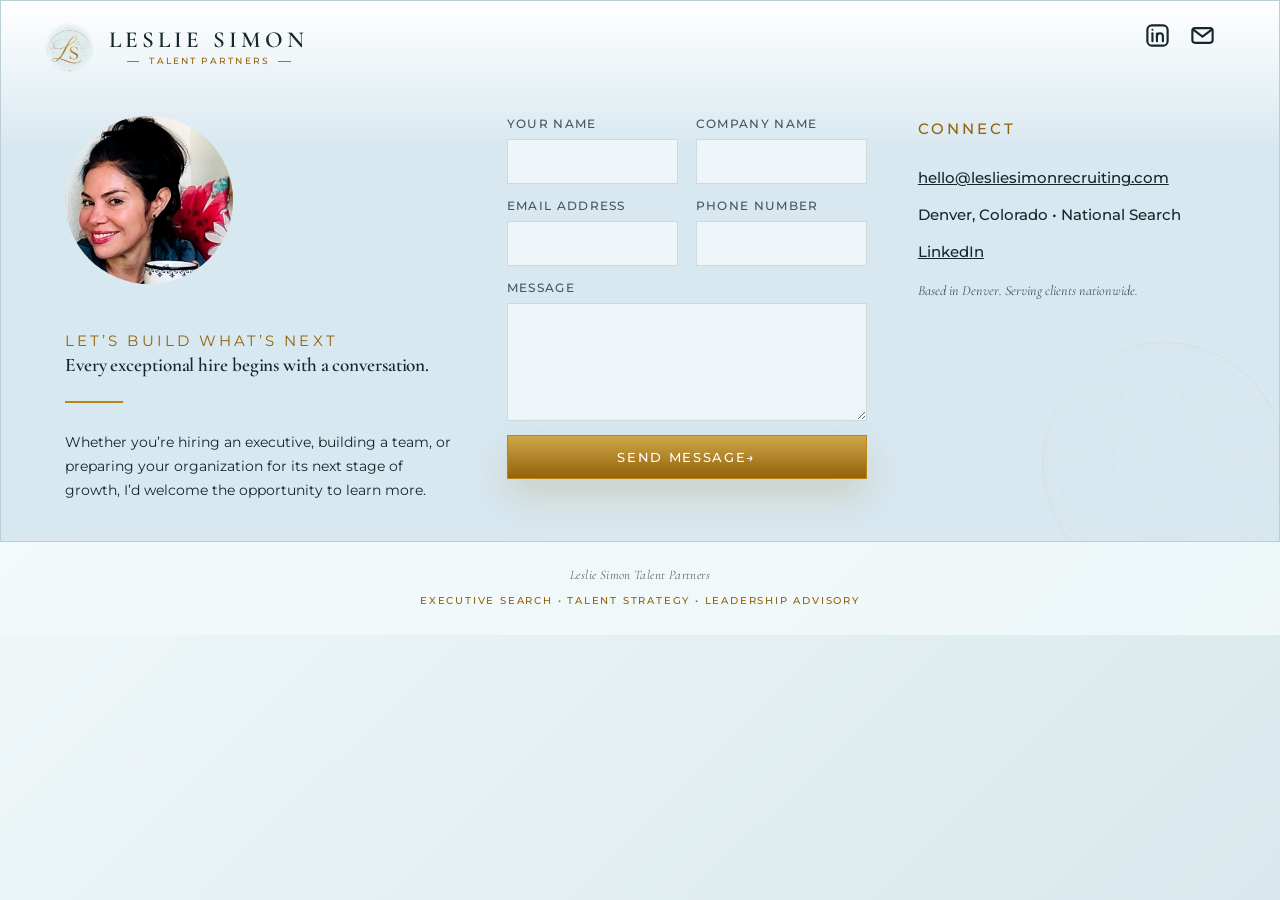
<file: contact.html>
<!DOCTYPE html>
<html lang="en">
<head>
  <meta charset="UTF-8">
  <meta name="viewport" content="width=device-width, initial-scale=1.0">
  <title>Contact | Leslie Simon Talent Partners</title>
  <meta name="description" content="Start a conversation with Leslie Simon Talent Partners about hiring goals, executive search, professional search, or talent advisory.">
  <meta property="og:type" content="website">
  <meta property="og:url" content="https://lesliesimonrecruiting.com/contact.html">
  <meta property="og:title" content="Contact | Leslie Simon Talent Partners">
  <meta property="og:description" content="Start a conversation with Leslie Simon Talent Partners about hiring goals, executive search, professional search, or talent advisory.">
  <meta property="og:image" content="https://lesliesimonrecruiting.com/images/social-preview.jpg">
  <meta property="og:image:width" content="1200">
  <meta property="og:image:height" content="630">
  <meta name="twitter:card" content="summary_large_image">
  <meta name="twitter:title" content="Contact | Leslie Simon Talent Partners">
  <meta name="twitter:description" content="Start a conversation with Leslie Simon Talent Partners about hiring goals, executive search, professional search, or talent advisory.">
  <meta name="twitter:image" content="https://lesliesimonrecruiting.com/images/social-preview.jpg">
  <link rel="preconnect" href="https://fonts.googleapis.com">
  <link rel="preconnect" href="https://fonts.gstatic.com" crossorigin>
  <link href="https://fonts.googleapis.com/css2?family=Cormorant+Garamond:ital,wght@0,500;0,600;0,700;1,500;1,600&family=Montserrat:wght@300;400;500;600&display=swap" rel="stylesheet">
  <link rel="icon" type="image/png" href="images/favicon.png?v=2">
  <link rel="apple-touch-icon" href="images/favicon.png?v=2">
  <link rel="stylesheet" href="css/styles.css?v=20260822b">
</head>
<body>
  <a class="skip-link" href="#main">Skip to main content</a>

  <header class="site-header" data-header>
    <a class="brand" href="index.html" aria-label="Leslie Simon Talent Partners home">
      <img src="images/leslie-simon-emblem.png" alt="" class="brand-mark">
      <span class="brand-text"><strong>Leslie Simon</strong><em>Talent Partners</em></span>
    </a>
  </header>
  <div class="social-bar" aria-label="Connect with Leslie">
    <a href="https://www.linkedin.com/in/lesliesimonrecruiting/" target="_blank" rel="noopener noreferrer" aria-label="LinkedIn"><svg xmlns="http://www.w3.org/2000/svg" viewBox="0 0 24 24" fill="none" stroke="currentColor" stroke-width="1.3" stroke-linecap="round" stroke-linejoin="round"><rect x="3" y="3" width="18" height="18" rx="4"/><circle cx="7.5" cy="6.8" r=".9" fill="currentColor" stroke="none"/><line x1="7.5" y1="10" x2="7.5" y2="17"/><line x1="11.5" y1="10.3" x2="11.5" y2="17"/><path d="M11.5 13 C11.5 11.2 12.8 10 14.3 10 C16 10 16.8 11.1 16.8 12.9 V17"/></svg></a>
    <a href="mailto:hello@lesliesimonrecruiting.com?subject=Inquiry%20to%20Leslie%20Simon" class="social-bar-btn" aria-label="Email"><svg xmlns="http://www.w3.org/2000/svg" viewBox="0 0 24 24" fill="none" stroke="currentColor" stroke-width="1.3" stroke-linecap="round" stroke-linejoin="round"><rect x="3" y="5.5" width="18" height="13" rx="2.4"/><path d="M3.5 6.5 L12 13 L20.5 6.5"/></svg></a>
  </div>

  <main id="main">
    <section class="page contact-page" id="contact" aria-labelledby="contact-title">
      <div class="contact-layout">
        <div class="contact-intro">
          <img src="images/leslie-simon.jpg?v=20260822b" alt="Leslie Simon">
          <div>
            <p class="section-label">Let’s Build What’s Next</p>
            <h1 id="contact-title">Every exceptional hire begins with a conversation.</h1>
            <div class="accent-line" aria-hidden="true"></div>
            <p>Whether you’re hiring an executive, building a team, or preparing your organization for its next stage of growth, I’d welcome the opportunity to learn more.</p>
          </div>
        </div>

        <form class="contact-form" data-lead-form action="https://api.web3forms.com/submit" method="POST">
          <!-- Leslie: paste your Web3Forms access key below (see setup note) -->
          <input type="hidden" name="access_key" value="c1ea022d-3b1e-4560-ac9d-326615c3c3ac">
          <input type="hidden" name="subject" value="New inquiry from LeslieSimonRecruiting.com">
          <input type="hidden" name="from_name" value="Leslie Simon Talent Partners — Website">
          <input type="checkbox" name="botcheck" class="sr-only" tabindex="-1" autocomplete="off" aria-hidden="true">
          <label>
            Your Name
            <input name="name" type="text" autocomplete="name" required>
          </label>
          <label>
            Company Name
            <input name="company" type="text" autocomplete="organization">
          </label>
          <label>
            Email Address
            <input name="email" type="email" autocomplete="email" required>
          </label>
          <label>
            Phone Number
            <input name="phone" type="tel" autocomplete="tel">
          </label>
          <label class="full">
            Message
            <textarea name="message" required></textarea>
          </label>
          <button class="button primary full" type="submit">Send Message <span aria-hidden="true">→</span></button>
          <p class="form-status full" data-form-status role="status" aria-live="polite" hidden></p>
        </form>

        <aside>
          <p class="section-label">Connect</p>
          <ul class="connect-list">
            <li><a href="mailto:hello@lesliesimonrecruiting.com?subject=Inquiry%20to%20Leslie%20Simon">hello@lesliesimonrecruiting.com</a></li>
            <li><span>Denver, Colorado • National Search</span></li>
            <li><a href="https://www.linkedin.com/in/lesliesimonrecruiting">LinkedIn</a></li>
          </ul>
          <p class="connect-note">Based in Denver. Serving clients nationwide.</p>
        </aside>

        <img class="contact-globe" src="images/leslie-simon-globe.svg" alt="" aria-hidden="true">
      </div>
    </section>
  </main>

  <p class="brand-tagline">Leslie Simon Talent Partners<br><span>Executive Search • Talent Strategy • Leadership Advisory</span></p>

  <footer class="site-footer">
    <p>© 2026 Leslie Simon Talent Partners</p>
    <p><a href="mailto:hello@lesliesimonrecruiting.com">hello@lesliesimonrecruiting.com</a></p>
  </footer>

  <script src="js/main.js?v=20260817d"></script>
</body>
</html>
</file>
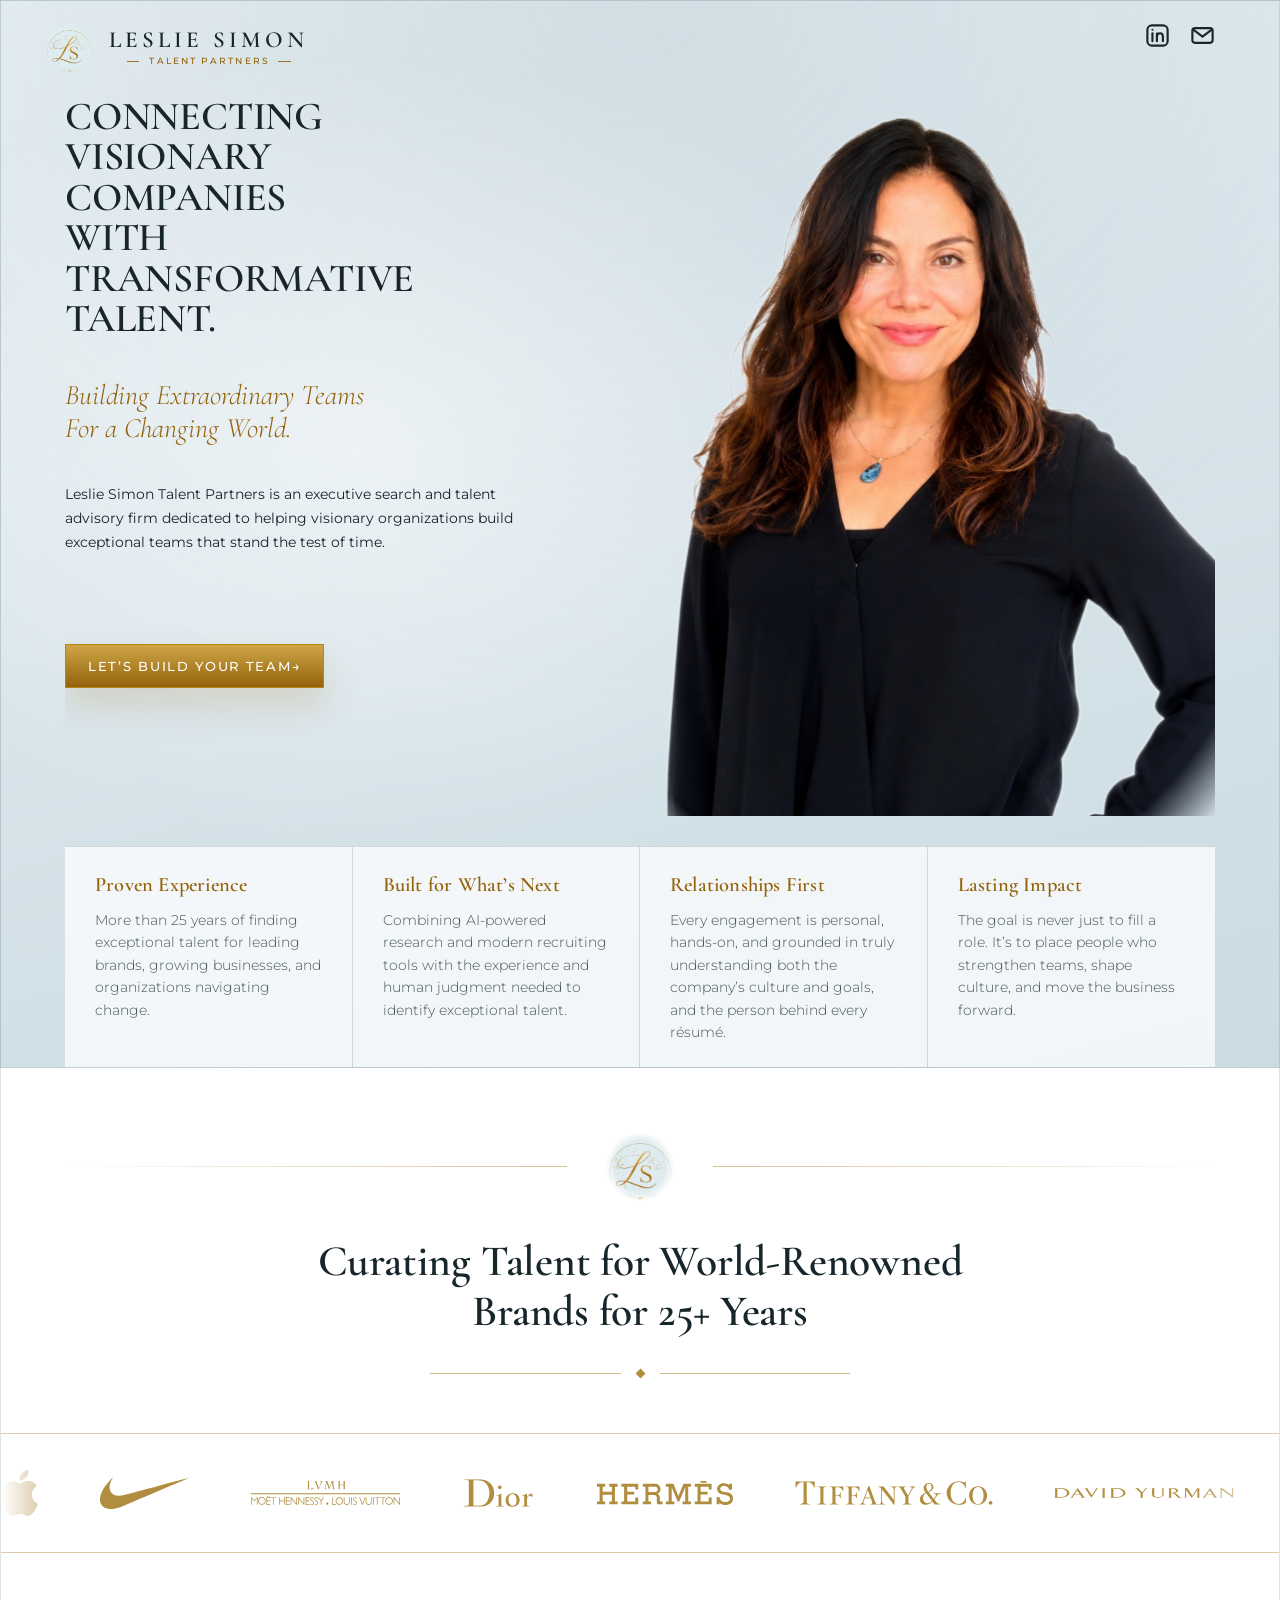
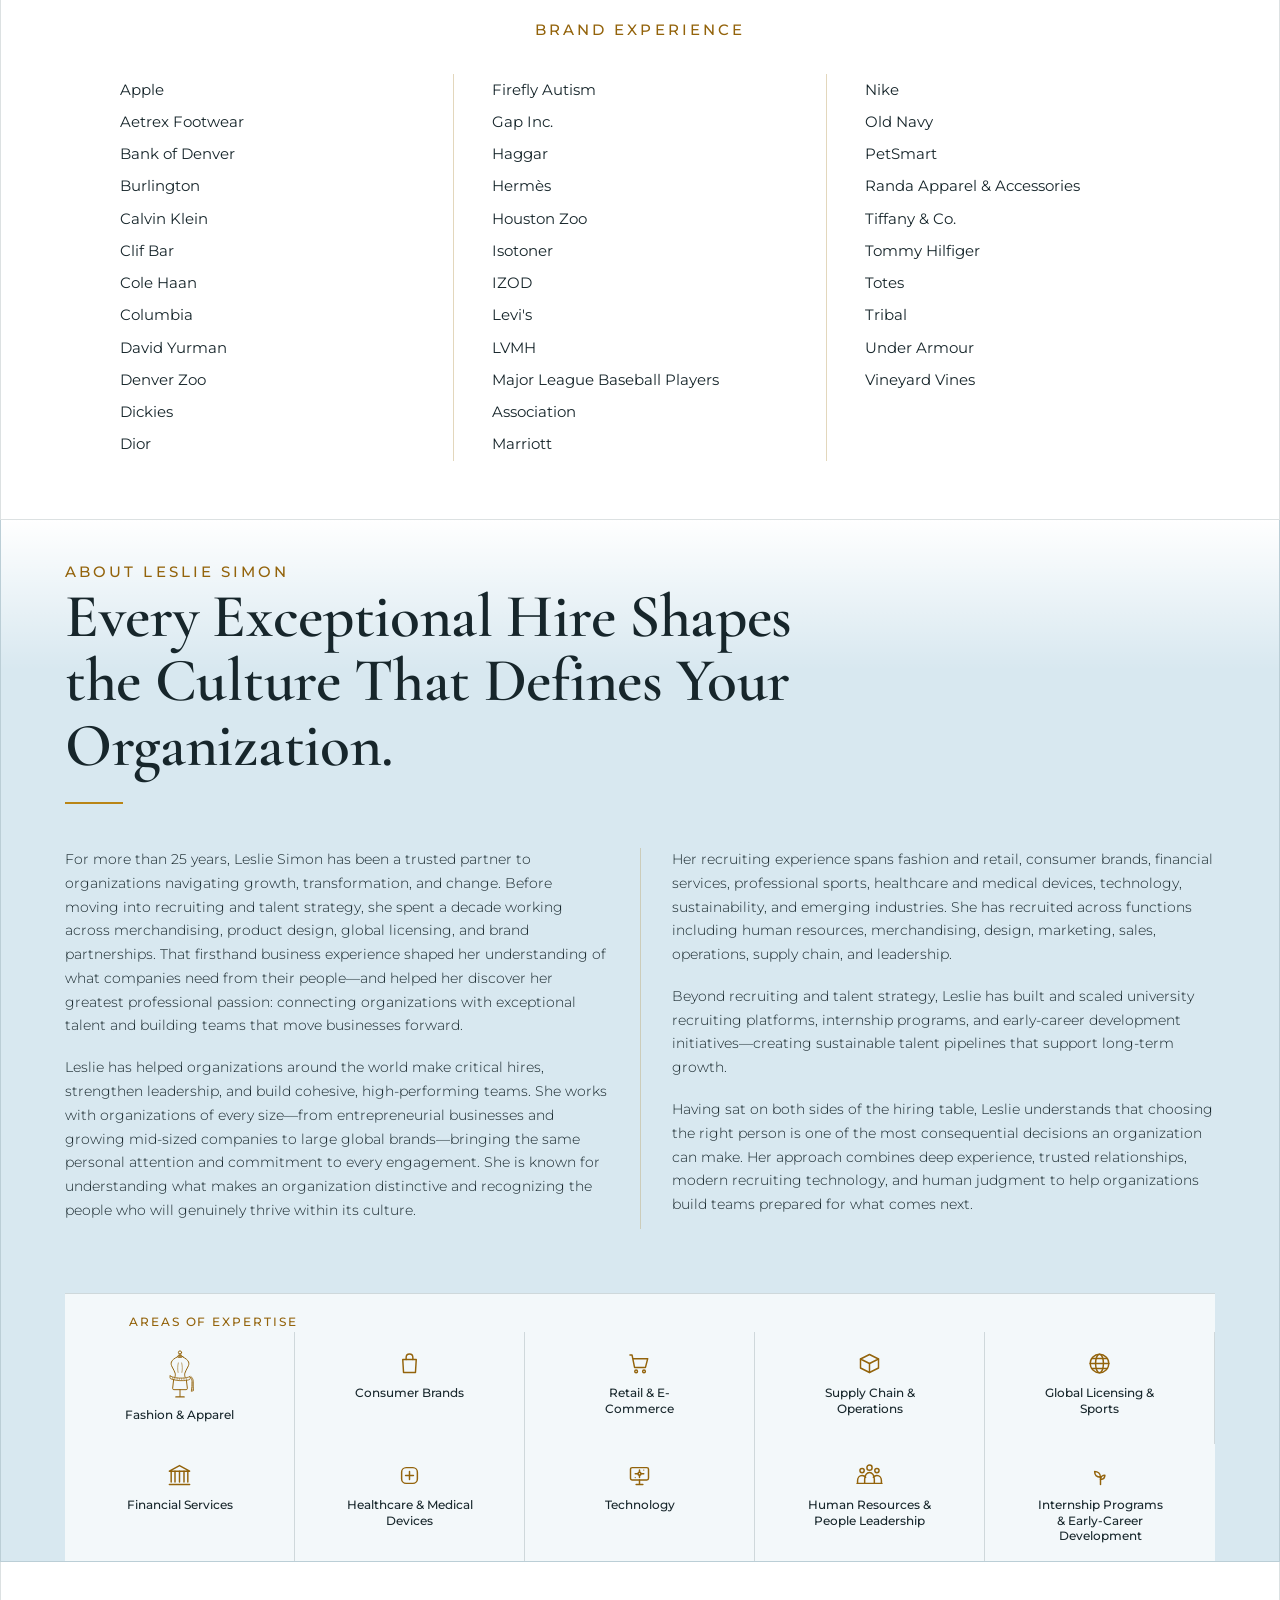
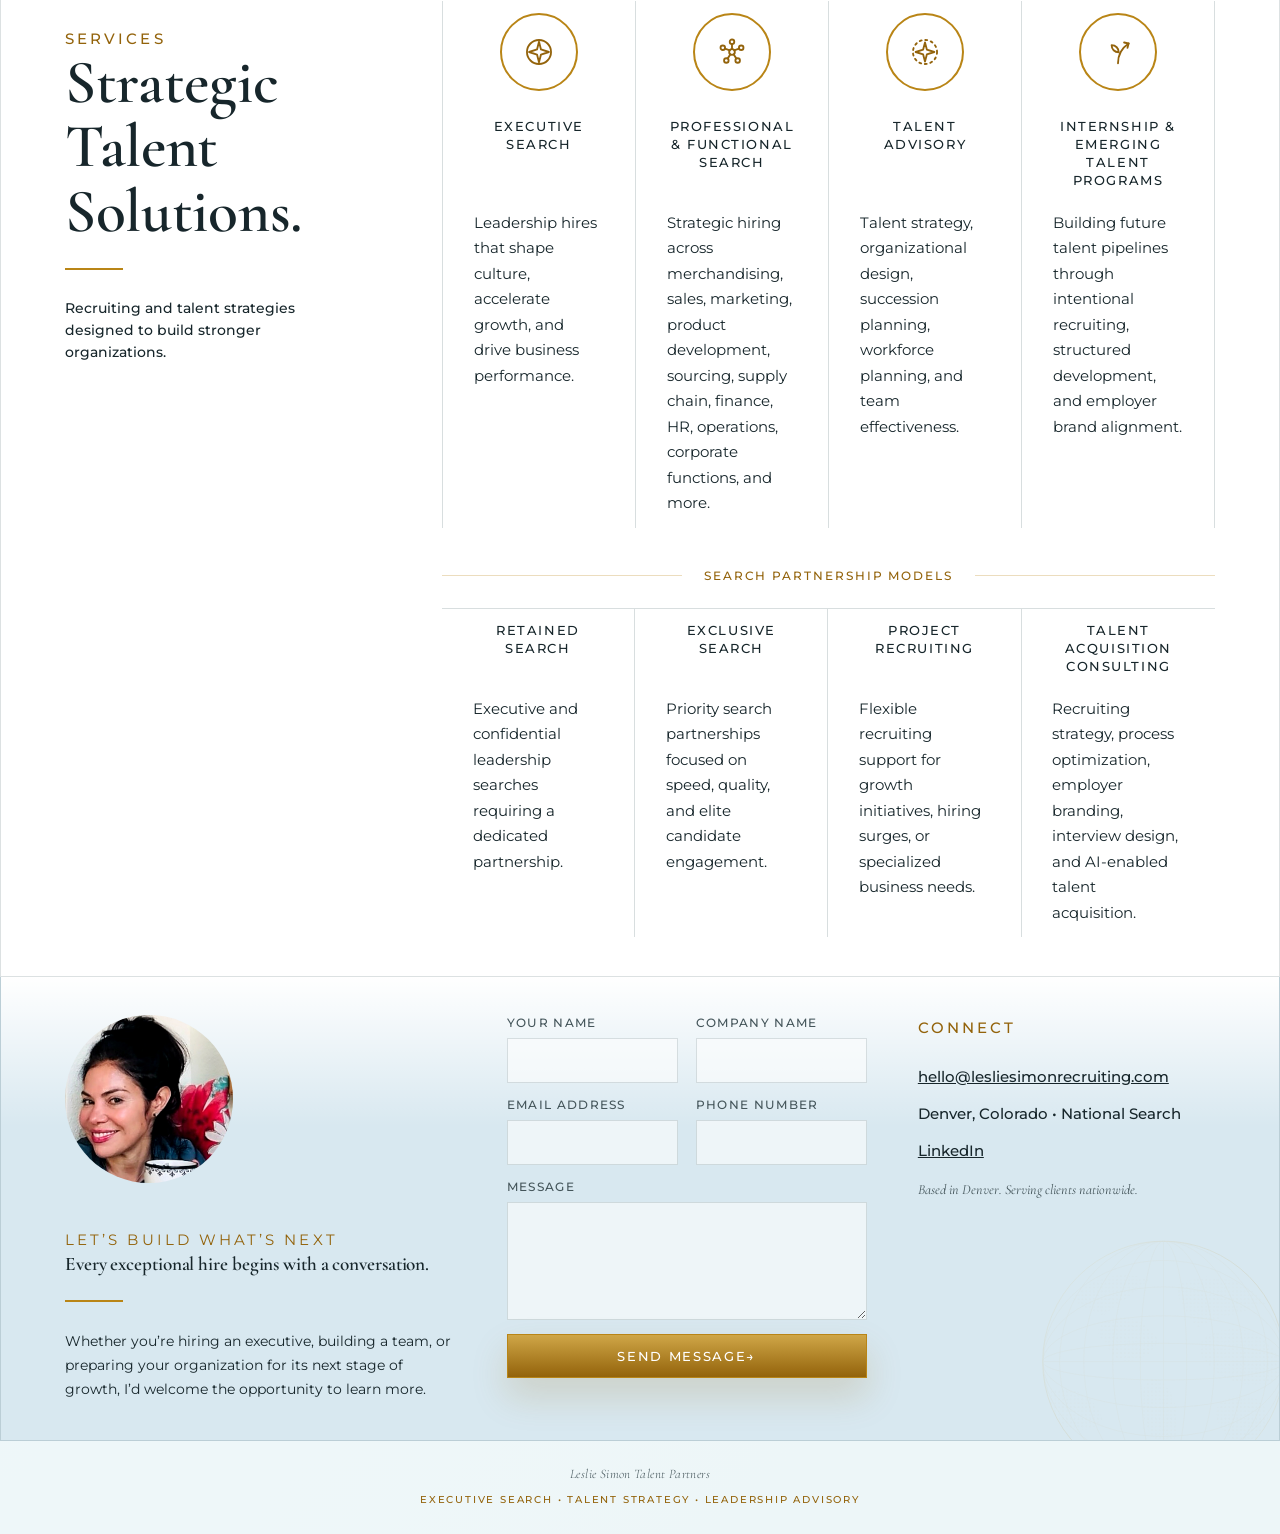
<file: leslie-simon-talent.html>
<!DOCTYPE html>
<html lang="en">
<head>
  <meta charset="utf-8">
  <meta name="viewport" content="width=device-width, initial-scale=1">
  <title>Leslie Simon Recruiting</title>
  <meta http-equiv="refresh" content="0; url=index.html">
  <link rel="canonical" href="index.html">
  <script>location.replace('index.html');</script>
</head>
<body>
  <p>The site has moved to <a href="index.html">index.html</a>&hellip;</p>
</body>
</html>
</file>
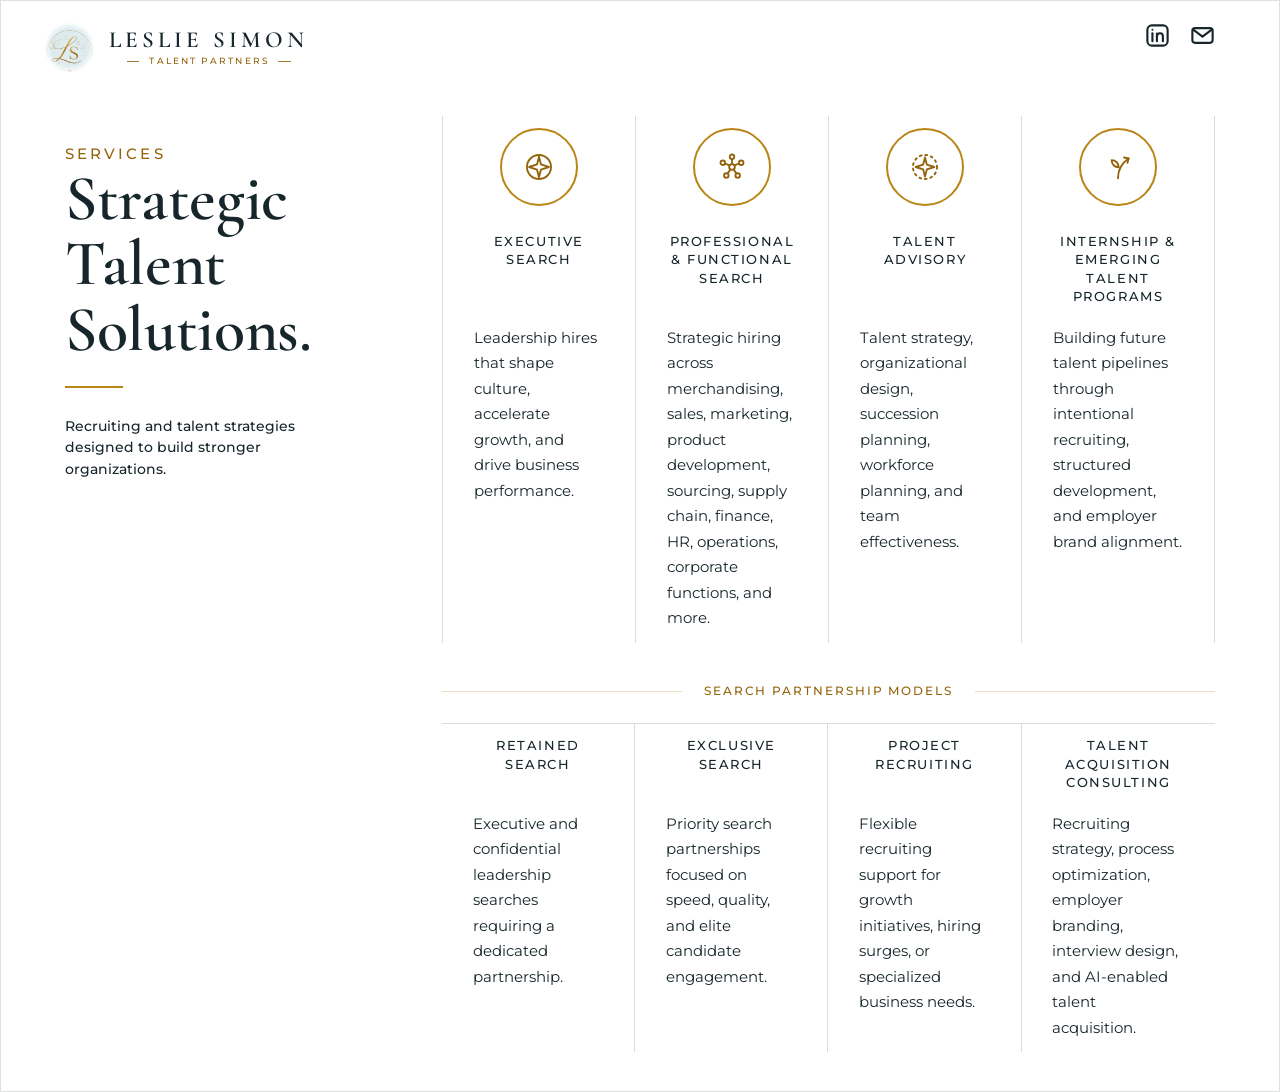
<file: services.html>
<!DOCTYPE html>
<html lang="en">
<head>
  <meta charset="UTF-8">
  <meta name="viewport" content="width=device-width, initial-scale=1.0">
  <title>Services | Leslie Simon Talent Partners</title>
  <meta name="description" content="Executive search, professional search, talent advisory, and emerging talent services from Leslie Simon Talent Partners.">
  <meta property="og:type" content="website">
  <meta property="og:url" content="https://lesliesimonrecruiting.com/services.html">
  <meta property="og:title" content="Services | Leslie Simon Talent Partners">
  <meta property="og:description" content="Executive search, professional search, talent advisory, and emerging talent services from Leslie Simon Talent Partners.">
  <meta property="og:image" content="https://lesliesimonrecruiting.com/images/social-preview.jpg">
  <meta property="og:image:width" content="1200">
  <meta property="og:image:height" content="630">
  <meta name="twitter:card" content="summary_large_image">
  <meta name="twitter:title" content="Services | Leslie Simon Talent Partners">
  <meta name="twitter:description" content="Executive search, professional search, talent advisory, and emerging talent services from Leslie Simon Talent Partners.">
  <meta name="twitter:image" content="https://lesliesimonrecruiting.com/images/social-preview.jpg">
  <link rel="preconnect" href="https://fonts.googleapis.com">
  <link rel="preconnect" href="https://fonts.gstatic.com" crossorigin>
  <link href="https://fonts.googleapis.com/css2?family=Cormorant+Garamond:ital,wght@0,500;0,600;0,700;1,500;1,600&family=Montserrat:wght@300;400;500;600&display=swap" rel="stylesheet">
  <link rel="icon" type="image/png" href="images/favicon.png?v=2">
  <link rel="apple-touch-icon" href="images/favicon.png?v=2">
  <link rel="stylesheet" href="css/styles.css?v=20260822b">
</head>
<body>
  <a class="skip-link" href="#main">Skip to main content</a>

  <header class="site-header" data-header>
    <a class="brand" href="index.html" aria-label="Leslie Simon Talent Partners home">
      <img src="images/leslie-simon-emblem.png" alt="" class="brand-mark">
      <span class="brand-text"><strong>Leslie Simon</strong><em>Talent Partners</em></span>
    </a>
  </header>
  <div class="social-bar" aria-label="Connect with Leslie">
    <a href="https://www.linkedin.com/in/lesliesimonrecruiting/" target="_blank" rel="noopener noreferrer" aria-label="LinkedIn"><svg xmlns="http://www.w3.org/2000/svg" viewBox="0 0 24 24" fill="none" stroke="currentColor" stroke-width="1.3" stroke-linecap="round" stroke-linejoin="round"><rect x="3" y="3" width="18" height="18" rx="4"/><circle cx="7.5" cy="6.8" r=".9" fill="currentColor" stroke="none"/><line x1="7.5" y1="10" x2="7.5" y2="17"/><line x1="11.5" y1="10.3" x2="11.5" y2="17"/><path d="M11.5 13 C11.5 11.2 12.8 10 14.3 10 C16 10 16.8 11.1 16.8 12.9 V17"/></svg></a>
    <a href="mailto:hello@lesliesimonrecruiting.com?subject=Inquiry%20to%20Leslie%20Simon" class="social-bar-btn" aria-label="Email"><svg xmlns="http://www.w3.org/2000/svg" viewBox="0 0 24 24" fill="none" stroke="currentColor" stroke-width="1.3" stroke-linecap="round" stroke-linejoin="round"><rect x="3" y="5.5" width="18" height="13" rx="2.4"/><path d="M3.5 6.5 L12 13 L20.5 6.5"/></svg></a>
  </div>

  <main id="main">
    <section class="page services-page" aria-labelledby="services-title">
      <div class="services-layout">
        <div class="services-copy">
          <p class="section-label">Services</p>
          <h1 id="services-title">Strategic Talent Solutions.</h1>
          <div class="accent-line" aria-hidden="true"></div>
          <p>Recruiting and talent strategies designed to build stronger organizations.</p>
        </div>

        <div>
          <div class="service-grid">
            <article class="service-card">
              <span class="service-card-icon" aria-hidden="true"><svg xmlns="http://www.w3.org/2000/svg" viewBox="0 0 24 24" fill="none" stroke="currentColor" stroke-width="1.3" stroke-linecap="round" stroke-linejoin="round"><circle cx="12" cy="12" r="8.5"/><path d="M12 4.8 L13.4 10.2 L19 12 L13.4 13.8 L12 19.2 L10.6 13.8 L5 12 L10.6 10.2 Z"/></svg></span>
              <h3>Executive Search</h3>
              <p>Leadership hires that shape culture, accelerate growth, and drive business performance.</p>
            </article>
            <article class="service-card">
              <span class="service-card-icon" aria-hidden="true"><svg xmlns="http://www.w3.org/2000/svg" viewBox="0 0 24 24" fill="none" stroke="currentColor" stroke-width="1.3" stroke-linecap="round" stroke-linejoin="round"><circle cx="12" cy="12" r="2"/><circle cx="12" cy="4.8" r="1.6"/><circle cx="18.5" cy="9" r="1.6"/><circle cx="16" cy="18" r="1.6"/><circle cx="8" cy="18" r="1.6"/><circle cx="5.5" cy="9" r="1.6"/><line x1="12" y1="10" x2="12" y2="6.4"/><line x1="13.5" y1="10.8" x2="17" y2="9.6"/><line x1="13.1" y1="13.6" x2="15" y2="16.5"/><line x1="10.9" y1="13.6" x2="9" y2="16.5"/><line x1="10.5" y1="10.8" x2="7" y2="9.6"/></svg></span>
              <h3>Professional & Functional Search</h3>
              <p>Strategic hiring across merchandising, sales, marketing, product development, sourcing, supply chain, finance, HR, operations, corporate functions, and more.</p>
            </article>
            <article class="service-card">
              <span class="service-card-icon" aria-hidden="true"><svg xmlns="http://www.w3.org/2000/svg" viewBox="0 0 24 24" fill="none" stroke="currentColor" stroke-width="1.3" stroke-linecap="round" stroke-linejoin="round"><circle cx="12" cy="12" r="8.5" stroke-dasharray="1.4 2.6"/><path d="M12 5.2 L13.3 10.3 L18.6 12 L13.3 13.7 L12 18.8 L10.7 13.7 L5.4 12 L10.7 10.3 Z"/></svg></span>
              <h3>Talent Advisory</h3>
              <p>Talent strategy, organizational design, succession planning, workforce planning, and team effectiveness.</p>
            </article>
            <article class="service-card">
              <span class="service-card-icon" aria-hidden="true"><svg xmlns="http://www.w3.org/2000/svg" viewBox="0 0 24 24" fill="none" stroke="currentColor" stroke-width="1.3" stroke-linecap="round" stroke-linejoin="round"><path d="M12 20 C12 13 15 9 19.5 6"/><path d="M12.5 12.2 C9.6 12.2 7.5 10 7.5 7.2 C10.4 7.2 12.5 9.4 12.5 12.2 Z"/><path d="M16.3 5.3 L19.5 6 L18.7 9.1"/></svg></span>
              <h3>Internship & Emerging Talent Programs</h3>
              <p>Building future talent pipelines through intentional recruiting, structured development, and employer brand alignment.</p>
            </article>
          </div>

          <div class="models" aria-label="Search partnership models">
            <p class="divider-title">Search Partnership Models</p>
            <div class="model-grid">
              <div class="model-item">
                <h3>Retained Search</h3>
                <p>Executive and confidential leadership searches requiring a dedicated partnership.</p>
              </div>
              <div class="model-item">
                <h3>Exclusive Search</h3>
                <p>Priority search partnerships focused on speed, quality, and elite candidate engagement.</p>
              </div>
              <div class="model-item">
                <h3>Project Recruiting</h3>
                <p>Flexible recruiting support for growth initiatives, hiring surges, or specialized business needs.</p>
              </div>
              <div class="model-item">
                <h3>Talent Acquisition Consulting</h3>
                <p>Recruiting strategy, process optimization, employer branding, interview design, and AI-enabled talent acquisition.</p>
              </div>
            </div>
          </div>
        </div>
      </div>
    </section>
  </main>

  <footer class="site-footer">
    <p>© 2026 Leslie Simon Talent Partners</p>
    <p><a href="mailto:hello@lesliesimonrecruiting.com">hello@lesliesimonrecruiting.com</a></p>
  </footer>

  <script src="js/main.js?v=20260817d"></script>
</body>
</html>
</file>
<file: css/styles.css>
:root {
  --ink: #17262b;
  --ink-soft: #44555a;
  --gold: #b98516;
  --gold-dark: #93630b;
  --paper: #f4fbfc;
  --mist: #e7f1f3;
  --blue: #d8e8ec;
  --line: rgba(42, 72, 78, .18);
  --shadow: 0 26px 70px rgba(23, 38, 43, .12);
  --serif: "Cormorant Garamond", Georgia, "Times New Roman", serif;
  --sans: "Montserrat", "Helvetica Neue", Arial, sans-serif;
}

* {
  box-sizing: border-box;
  margin: 0;
  padding: 0;
}

html {
  scroll-behavior: smooth;
  /* Prevent trackpad/touch momentum from triggering a browser back/forward
     swipe or bounce-lock once a visitor reaches the top or bottom of the
     one-page site. */
  overscroll-behavior-y: none;
}

body {
  min-height: 100vh;
  overscroll-behavior-y: none;
  color: var(--ink);
  background:
    radial-gradient(circle at 84% 12%, rgba(255,255,255,.94), transparent 28rem),
    linear-gradient(135deg, #f8fcfd 0%, var(--blue) 100%);
  font-family: var(--sans);
  font-weight: 300;
}

main {
  background: #dfecef;
}

img {
  display: block;
  max-width: 100%;
}

a {
  color: inherit;
}

.sr-only {
  position: absolute;
  width: 1px;
  height: 1px;
  padding: 0;
  margin: -1px;
  overflow: hidden;
  clip: rect(0,0,0,0);
  white-space: nowrap;
  border: 0;
}

.skip-link {
  position: absolute;
  left: 18px;
  top: -80px;
  z-index: 100;
  padding: 10px 14px;
  background: var(--ink);
  color: #fff;
}

.skip-link:focus {
  top: 12px;
}

/* Logo bar: anchored at the top of the page but NOT sticky — it scrolls
   away with the hero so it never overlaps content further down. */
.site-header {
  position: absolute;
  top: 0;
  left: 0;
  z-index: 40;
  display: flex;
  align-items: center;
  min-height: 0;
  padding: 22px clamp(24px, 3.4vw, 56px);
  border: 0;
  background: transparent;
  backdrop-filter: none;
}

/* Social bar: fixed top-right, replaces the old nav links. */
.social-bar {
  /* Absolute (not fixed) so it scrolls away with the header instead of
     staying pinned while the page scrolls — matches .site-header. */
  position: absolute;
  top: 22px;
  /* Match .page's own horizontal padding (clamp(34px,5vw,74px)) exactly,
     PLUS whatever extra centering slack .home-hero picks up once it hits
     its own 1900px cap on very wide/zoomed-out screens — otherwise the
     icons stay pinned to the raw viewport edge while the hero (and its
     photo) center inward, drifting out of alignment. */
  right: calc(clamp(34px, 5vw, 74px) + max(0px, (100vw - clamp(68px, 10vw, 148px) - 1900px) / 2));
  z-index: 50;
  display: flex;
  align-items: center;
  gap: 18px;
}

.social-bar a,
.social-bar-btn {
  display: flex;
  color: var(--ink);
  transition: color .2s ease;
}

.social-bar a:hover,
.social-bar-btn:hover {
  color: var(--gold-dark);
}

.social-bar svg {
  width: 27px;
  height: 27px;
  /* CSS stroke-width overrides each icon's inline stroke-width="1.3"
     attribute, giving both icons a bolder line without touching every
     inline SVG individually. */
  stroke-width: 1.9;
}

.social-bar-btn {
  border: 0;
  background: transparent;
  padding: 0;
  font: inherit;
  cursor: pointer;
}

.brand {
  order: 0;
  margin-right: auto;
  display: flex;
  align-items: center;
  gap: 14px;
  text-decoration: none;
  color: var(--ink);
}

.brand-mark {
  width: clamp(48px, 4vw, 60px);
  height: clamp(48px, 4vw, 60px);
  object-fit: cover;
  object-position: center center;
  /* Fade the emblem's square background so it blends into the header. */
  -webkit-mask-image: radial-gradient(circle at center, #000 52%, transparent 70%);
  mask-image: radial-gradient(circle at center, #000 52%, transparent 70%);
}

.brand-text {
  display: grid;
  gap: 5px;
  justify-items: center;
  line-height: 1;
  text-transform: uppercase;
}

.brand-text strong {
  font-family: var(--serif);
  font-size: clamp(20px, 1.8vw, 27px);
  font-weight: 600;
  letter-spacing: .18em;
}

.brand-text em {
  display: flex;
  align-items: center;
  justify-content: center;
  gap: 8px;
  text-indent: .24em;
  color: var(--gold-dark);
  font-style: normal;
  font-size: clamp(8px, .68vw, 10px);
  font-weight: 500;
  letter-spacing: .24em;
}

.brand-text em::before,
.brand-text em::after {
  content: "";
  flex: 0 0 auto;
  width: clamp(10px, 1vw, 16px);
  height: 1px;
  background: currentColor;
  opacity: .85;
  text-indent: 0;
}

.page {
  position: relative;
  overflow: hidden;
  min-height: auto;
  border: 1px solid rgba(42, 72, 78, .16);
  background:
    radial-gradient(circle at 50% 35%, rgba(255,255,255,.98), rgba(255,255,255,.3) 42%, transparent 72%),
    linear-gradient(135deg, #edf7fa 0%, #d6e8ec 100%);
  padding: clamp(28px, 3vw, 52px) clamp(34px, 5vw, 74px);
  /* Clear the fixed header bar when jumping to in-page anchors. */
  scroll-margin-top: clamp(96px, 8vw, 120px);
}

/* First visible section on standalone pages needs to clear the fixed header. */
main > .page:first-child:not(.home-page) {
  padding-top: clamp(92px, 9vw, 124px);
}

.home-page {
  display: grid;
  grid-template-rows: 1fr auto;
  min-height: 100vh;
  padding-top: 0;
  padding-bottom: 0;
  background:
    radial-gradient(70% 60% at 28% 42%, rgba(255,255,255,.55), transparent 62%),
    radial-gradient(120% 120% at 50% 0%, rgba(120,150,165,.16), transparent 55%),
    linear-gradient(165deg, #e6eef2 0%, #d9e5eb 48%, #cadbe2 100%);
}

.one-page-site .page + .page {
  border-top: 0;
}

.section-label {
  color: var(--gold-dark);
  font-size: clamp(14px, 1.2vw, 17px);
  font-weight: 500;
  letter-spacing: .2em;
  text-transform: uppercase;
}

h1,
h2,
h3 {
  font-family: var(--serif);
  font-weight: 600;
  letter-spacing: -.005em;
}

h1 {
  font-size: clamp(38px, 5vw, 70px);
  line-height: 1.02;
}

h2 {
  font-size: clamp(34px, 4.8vw, 64px);
  line-height: 1.05;
}

h3 {
  font-size: clamp(20px, 2vw, 29px);
  line-height: 1.18;
}

p {
  color: var(--ink);
  font-family: var(--sans);
  font-weight: 300;
  font-size: clamp(14px, 0.95vw, 16px);
  line-height: 1.7;
}

.accent-line {
  width: 58px;
  height: 2px;
  margin: 24px 0 28px;
  background: var(--gold);
}

.script-line {
  margin-top: 12px;
  color: var(--gold-dark);
  font-family: var(--serif);
  font-size: clamp(22px, 2.2vw, 34px);
  font-style: italic;
  line-height: 1.16;
}

.button {
  display: inline-flex;
  align-items: center;
  justify-content: center;
  min-height: 44px;
  padding: 12px 22px;
  border: 1px solid var(--gold);
  background: transparent;
  color: var(--ink);
  font: inherit;
  font-size: 13px;
  font-weight: 500;
  letter-spacing: .13em;
  text-decoration: none;
  text-transform: uppercase;
}

.button.primary {
  background: linear-gradient(180deg, #cfa647, var(--gold-dark));
  color: #fff;
  box-shadow: 0 18px 36px rgba(147, 99, 11, .18);
}

.home-hero {
  position: relative;
  z-index: 1;
  align-self: start;
  display: grid;
  /* Text column stays flexible (1fr) so it fills to the page's padded
     edge like every other section — that's what keeps the photo's right
     edge flush with the social icons above it. The photo column is
     bounded so it can't grow past a sensible size, and the whole row
     gets an outer cap + centering purely as a safety net for ultra-wide
     or heavily zoomed-out windows. */
  grid-template-columns: minmax(340px, 1fr) minmax(400px, 600px);
  align-items: start;
  gap: clamp(24px, 3vw, 56px);
  width: 100%;
  max-width: 1900px;
  margin: 0 auto;
  padding-top: clamp(88px, 7.4vw, 118px);
  padding-bottom: clamp(18px, 2.4vw, 36px);
  /* Clip the globe's horizon lines to the hero row so they never bleed into
     the proof strip below. */
  overflow: hidden;
}

.hero-copy {
  position: relative;
  z-index: 2;
  max-width: 520px;
}

.hero-copy .script-line {
  margin-top: clamp(34px, 3.2vw, 50px);
}

.hero-copy .button {
  margin-top: clamp(58px, 7vw, 104px);
}

.hero-logo-row {
  display: flex;
  align-items: center;
  gap: 20px;
  margin-bottom: clamp(24px, 4vw, 46px);
}

.hero-logo-row img {
  width: clamp(72px, 6vw, 104px);
  height: clamp(72px, 6vw, 104px);
  object-fit: cover;
  object-position: center center;
  /* Fade the emblem's square background out so it blends into the page. */
  -webkit-mask-image: radial-gradient(circle at center, #000 52%, transparent 70%);
  mask-image: radial-gradient(circle at center, #000 52%, transparent 70%);
}

.hero-wordmark {
  display: grid;
  gap: 7px;
  text-transform: uppercase;
}

.hero-wordmark strong {
  font-family: var(--serif);
  font-size: clamp(18px, 2vw, 30px);
  font-weight: 600;
  letter-spacing: .22em;
}

.hero-wordmark span {
  color: var(--gold-dark);
  font-size: clamp(12px, 1.1vw, 16px);
  font-weight: 500;
  letter-spacing: .34em;
}

.hero-copy h1 {
  max-width: 14ch;
  font-size: clamp(34px, 3.1vw, 48px);
  text-transform: uppercase;
}

.hero-copy > p:not(.script-line) {
  max-width: 52ch;
  margin-top: clamp(32px, 3vw, 44px);
  font-weight: 400;
}

.founder-card {
  display: flex;
  align-items: center;
  gap: 16px;
  margin: 28px 0 18px;
}

.founder-card img {
  width: 72px;
  height: 72px;
  border: 4px solid rgba(255,255,255,.72);
  border-radius: 50%;
  object-fit: cover;
  object-position: center top;
}

.founder-card strong {
  display: block;
  font-family: var(--serif);
  font-size: 22px;
}

.founder-card span {
  display: block;
  color: var(--ink-soft);
  font-size: 14px;
  font-weight: 400;
}

.hero-globe {
  position: relative;
  min-height: clamp(500px, 52vw, 800px);
  isolation: isolate;
}

.hero-globe::before {
  content: "";
  position: absolute;
  left: auto;
  right: 0;
  left: auto;
  top: 50%;
  transform: translateY(-53%);
  width: min(46vw, 720px);
  aspect-ratio: 1086 / 1448;
  background: url("../images/leslie-simon-globe-rich.png") center / contain no-repeat;
  opacity: 1;
  z-index: -1;
  /* Keep the sphere fully visible, then gradually fade the horizon lines
     that radiate outward below it so they lessen in intensity toward the
     bottom edge instead of cutting off abruptly. */
  -webkit-mask-image: linear-gradient(
    to bottom,
    #000 0%,
    #000 76%,
    rgba(0, 0, 0, 0.85) 84%,
    rgba(0, 0, 0, 0.4) 94%,
    rgba(0, 0, 0, 0.15) 100%
  );
  mask-image: linear-gradient(
    to bottom,
    #000 0%,
    #000 76%,
    rgba(0, 0, 0, 0.85) 84%,
    rgba(0, 0, 0, 0.4) 94%,
    rgba(0, 0, 0, 0.15) 100%
  );
}

.proof-strip {
  display: grid;
  grid-template-columns: repeat(4, minmax(0, 1fr));
  border-top: 1px solid var(--line);
  background: rgba(255, 255, 255, .74);
}

.proof-item {
  display: block;
  min-height: 168px;
  padding: 26px clamp(18px, 2.4vw, 30px) 24px;
  border-right: 1px solid var(--line);
}

.proof-item:last-child {
  border-right: 0;
}

.proof-item strong {
  display: block;
  color: var(--gold-dark);
  font-family: var(--serif);
  font-size: clamp(19px, 1.6vw, 23px);
  font-weight: 600;
  letter-spacing: .01em;
  line-height: 1.15;
}

.proof-item span {
  display: block;
  margin-top: 12px;
  color: var(--ink-soft);
  font-size: 14px;
  font-weight: 300;
  letter-spacing: 0;
  line-height: 1.6;
  text-transform: none;
}

.about-page {
  display: grid;
  grid-template-rows: 1fr auto;
  padding-bottom: 0;
  /* Flat light-blue base with a soft white-to-blue fade painted over the
     top ~150px, so the white Experience section above eases into this
     one instead of cutting hard. */
  background:
    linear-gradient(to bottom, #ffffff 0%, rgba(255, 255, 255, 0) 150px) top / 100% 150px no-repeat,
    #d8e8f0;
}

.about-layout {
  display: grid;
  grid-template-columns: minmax(300px, 1fr) minmax(320px, .85fr);
  gap: clamp(34px, 6vw, 80px);
  align-items: center;
}

.about-copy {
  max-width: 610px;
}

.about-copy p + p {
  margin-top: 18px;
}

/* Two-column editorial bio, used when there's no portrait alongside it. */
.about-layout--full {
  display: block;
}

.about-intro {
  max-width: 760px;
  margin-bottom: clamp(30px, 3.4vw, 46px);
}

.about-columns {
  columns: 2;
  column-gap: clamp(40px, 5vw, 72px);
  column-rule: 1px solid rgba(176, 141, 63, .3);
}

.about-columns p {
  break-inside: avoid;
}

.about-columns p + p {
  margin-top: 18px;
}

.portrait-hero {
  align-self: center;
  width: 100%;
  max-width: 540px;
  margin-left: auto;
  aspect-ratio: 4 / 5;
  min-height: 0;
  overflow: hidden;
  border: 0;
  box-shadow: var(--shadow);
  /* Soften the hard rectangular cutoff with a gentle edge feather. */
  -webkit-mask-image: radial-gradient(ellipse at center, #000 88%, transparent 100%);
  mask-image: radial-gradient(ellipse at center, #000 88%, transparent 100%);
}

.hero-portrait {
  align-self: center;
  max-width: 600px;
  aspect-ratio: 5 / 6;
  /* Center within its track instead of hugging the right edge (the base
     .portrait-hero rule right-aligns it for the About page's layout). */
  margin: 0 auto;
  /* The photo's background is transparent and blends into the page, so the
     card-style drop shadow from .portrait-hero would just read as a stray
     box around it — drop it here. */
  box-shadow: none;
}

.portrait-hero img {
  width: 100%;
  height: 100%;
  min-height: 0;
  object-fit: cover;
  object-position: center top;
}

.icon-strip {
  display: grid;
  grid-template-columns: repeat(8, 1fr);
  align-items: stretch;
  border-top: 1px solid var(--line);
  background: rgba(255, 255, 255, .7);
}

/* Areas of Expertise (10 items): two even rows of 5 instead of 8-wide. */
.icon-strip.icon-strip--expertise {
  grid-template-columns: repeat(5, 1fr);
  margin-top: clamp(40px, 5vw, 68px);
}

.icon-strip-title {
  grid-column: 1 / -1;
  padding: 18px clamp(26px, 5vw, 64px) 0;
  color: var(--gold-dark);
  font-size: 12px;
  font-weight: 500;
  letter-spacing: .16em;
  text-transform: uppercase;
}

.icon-item {
  display: grid;
  gap: 8px;
  place-items: center;
  /* Pack icon+label at the top of the cell so any extra height from taller
     (2-line) neighbors in the same row falls below the label, not as a gap
     between the icon and its text. */
  align-content: start;
  min-height: 112px;
  padding: 18px 14px;
  border-right: 1px solid var(--line);
  text-align: center;
}

.icon-item:last-child {
  border-right: 0;
}

.icon-item b {
  display: grid;
  place-items: center;
  color: var(--gold-dark);
  font-size: 25px;
  line-height: 1;
}

.icon-item b svg {
  width: 27px;
  height: 27px;
}

.icon-item b svg.icon-fashion {
  width: 38px;
  height: auto;
}

.icon-item span {
  max-width: 16ch;
  font-size: 12px;
  font-weight: 500;
  line-height: 1.28;
}

.services-page,
.contact-page {
  display: grid;
  align-items: center;
}

.divider-title {
  display: grid;
  grid-template-columns: 1fr auto 1fr;
  align-items: center;
  gap: 22px;
  color: var(--gold-dark);
  font-size: 12px;
  font-weight: 500;
  letter-spacing: .16em;
  text-align: center;
  text-transform: uppercase;
}

.divider-title::before,
.divider-title::after {
  content: "";
  height: 1px;
  background: rgba(185, 133, 22, .28);
}

.services-page {
  /* Flat white: pairs with About's flat light-blue for a crisp, clean
     seam at the top of this section (mirrors the Hero/Experience cut). */
  background: #ffffff;
}

.services-layout {
  display: grid;
  grid-template-columns: minmax(230px, 300px) 1fr;
  gap: clamp(40px, 6vw, 90px);
  align-items: start;
}

.services-copy p {
  max-width: 30ch;
  margin-top: 26px;
  font-weight: 500;
  line-height: 1.55;
}

.service-grid {
  display: grid;
  grid-template-columns: repeat(4, minmax(0, 1fr));
  border-left: 1px solid var(--line);
}

.service-card {
  min-height: 295px;
  padding: 12px clamp(18px, 2.4vw, 36px);
  border-right: 1px solid var(--line);
}

.service-card-icon {
  display: grid;
  place-items: center;
  width: 78px;
  height: 78px;
  margin: 0 auto 26px;
  border: 2px solid var(--gold);
  border-radius: 50%;
  color: var(--gold-dark);
  font-size: 34px;
}

.service-card-icon svg {
  width: 34px;
  height: 34px;
}

.service-card h3,
.model-item h3 {
  margin-bottom: 20px;
  color: var(--ink);
  font-family: var(--sans);
  font-size: 13px;
  font-weight: 500;
  letter-spacing: .12em;
  line-height: 1.4;
  text-align: center;
  text-transform: uppercase;
}

/* Reserve enough title height for the longest heading in each row (up to 4
   lines for services, 3 for models) so every description starts on the
   same horizontal line regardless of how many lines its own title wraps to. */
.service-card h3 {
  min-height: 5.6em;
}

.model-item h3 {
  min-height: 4.2em;
}

.service-card p {
  font-size: 15px;
  font-weight: 400;
}

.models {
  margin-top: 38px;
}

.model-grid {
  display: grid;
  grid-template-columns: repeat(4, minmax(0, 1fr));
  margin-top: 22px;
  border-top: 1px solid var(--line);
}

.model-item {
  padding: 12px clamp(18px, 2.4vw, 36px);
  border-right: 1px solid var(--line);
}

.model-item:last-child {
  border-right: 0;
}

.model-item p {
  font-size: 15px;
  font-weight: 400;
}

.contact-page {
  padding-right: clamp(26px, 4vw, 62px);
  /* Flat light-blue base with a soft white-to-blue fade painted over the
     top ~150px, so the white Services section above eases into this one
     instead of cutting hard (same treatment as About). */
  background:
    linear-gradient(to bottom, #ffffff 0%, rgba(255, 255, 255, 0) 150px) top / 100% 150px no-repeat,
    #d8e8f0;
}

.contact-layout {
  position: relative;
  display: grid;
  grid-template-columns: minmax(260px, 410px) minmax(360px, 1fr) minmax(230px, 310px);
  gap: clamp(28px, 4vw, 60px);
  align-items: start;
}

.contact-intro {
  display: grid;
  grid-template-columns: 1fr;
  gap: 22px;
  align-items: start;
}

.contact-intro img {
  width: 168px;
  height: 168px;
  border-radius: 50%;
  object-fit: cover;
  object-position: center top;
}

.contact-intro h1,
.contact-intro h2 {
  font-size: clamp(19px, 1.5vw, 24px);
  line-height: 1.2;
}

.contact-intro p {
  margin-top: 22px;
  font-weight: 400;
}

.contact-form {
  display: grid;
  grid-template-columns: repeat(2, 1fr);
  gap: 14px 18px;
}

.contact-form label {
  display: grid;
  gap: 8px;
  color: var(--ink-soft);
  font-size: 12px;
  font-weight: 500;
  letter-spacing: .11em;
  text-transform: uppercase;
}

.contact-form .full {
  grid-column: 1 / -1;
}

.contact-form input,
.contact-form textarea {
  width: 100%;
  border: 1px solid rgba(42, 72, 78, .16);
  background: rgba(255, 255, 255, .58);
  padding: 14px 16px;
  color: var(--ink);
  font: inherit;
}

.contact-form textarea {
  min-height: 118px;
  resize: vertical;
}

.form-status {
  margin-top: 4px;
  padding: 12px 16px;
  border-left: 3px solid var(--gold);
  background: rgba(185, 133, 22, .1);
  color: var(--ink);
  font-size: 14px;
  font-weight: 400;
  line-height: 1.45;
}

.form-status.is-error {
  border-left-color: #b3402f;
  background: rgba(179, 64, 47, .1);
}

.connect-list {
  display: grid;
  gap: 18px;
  margin-top: 26px;
  list-style: none;
}

.connect-list li {
  font-size: 15px;
  font-weight: 500;
}

.connect-note {
  margin-top: 18px;
  font-family: var(--serif);
  font-style: italic;
  font-size: 14px;
  font-weight: 400;
  color: var(--ink-soft);
}

.contact-globe {
  position: absolute;
  right: clamp(-220px, -12vw, -90px);
  bottom: clamp(-115px, -9vw, -56px);
  width: min(34vw, 520px);
  opacity: .23;
  pointer-events: none;
}

.brand-tagline {
  padding: 22px clamp(24px, 5vw, 74px) 26px;
  text-align: center;
  font-family: var(--serif);
  font-style: italic;
  font-size: 13px;
  letter-spacing: .03em;
  color: var(--ink-soft);
  background: rgba(244, 251, 252, .74);
}

.brand-tagline span {
  display: block;
  margin-top: 6px;
  font-family: var(--sans);
  font-style: normal;
  font-size: 10px;
  font-weight: 500;
  letter-spacing: .18em;
  text-transform: uppercase;
  color: var(--gold-dark);
}

.site-footer {
  display: none;
  justify-content: space-between;
  gap: 20px;
  padding: 24px clamp(24px, 5vw, 74px);
  border-top: 1px solid var(--line);
  background: rgba(244, 251, 252, .74);
}

.site-footer p,
.site-footer a {
  color: var(--ink-soft);
  font-size: 14px;
  text-decoration: none;
}

/* Contact's three-column grid (minmax 260/360/230 + gaps) needs more room
   than the other layouts before it can comfortably fit, so it gets its
   own, higher breakpoint instead of sharing the 860px one below. */
@media (max-width: 1020px) {
  .contact-layout {
    grid-template-columns: 1fr;
  }
}

@media (max-width: 860px) {
  .home-hero,
  .about-layout,
  .services-layout {
    grid-template-columns: 1fr;
  }

  .hero-globe {
    position: absolute;
    inset: 0;
    min-height: 0;
    z-index: -1;
  }

  .hero-globe::before {
    left: 50%;
    right: auto;
    top: 46%;
    width: min(118vw, 760px);
    transform: translate(-50%, -50%);
    opacity: .16;
  }

  .portrait-hero,
  .portrait-hero img {
    min-height: 420px;
  }

  .about-columns {
    columns: 1;
    column-rule: 0;
  }

  .service-grid,
  .model-grid,
  .proof-strip,
  .icon-strip,
  .icon-strip.icon-strip--expertise {
    grid-template-columns: repeat(2, 1fr);
  }

  .contact-globe {
    width: 460px;
    opacity: .14;
  }
}

@media (max-width: 760px) {
  .social-bar {
    top: 16px;
    right: 16px;
    gap: 12px;
  }

  .social-bar svg {
    width: 23px;
    height: 23px;
    stroke-width: 1.9;
  }

  .brand-mark {
    width: 60px;
    height: 60px;
  }

  .brand-text strong {
    font-size: 24px;
  }

  .brand-text em {
    font-size: 11px;
  }

  .home-hero {
    display: block;
  }

  .hero-portrait {
    margin-top: clamp(28px, 6vw, 40px);
    max-width: none;
  }

  .hero-copy h1 {
    max-width: none;
  }

  .hero-logo-row {
    align-items: flex-start;
  }

  /* Compact the icon/stat strips into 2 columns so these sections are far
     shorter on phones instead of one tall single-file list. */
  .proof-strip,
  .icon-strip,
  .icon-strip.icon-strip--expertise {
    grid-template-columns: repeat(2, 1fr);
  }

  .proof-item,
  .icon-item {
    min-height: 0;
    padding: 16px 12px;
    border-right: 0;
    border-bottom: 1px solid var(--line);
  }

  .icon-item span {
    max-width: none;
  }

  .service-grid,
  .model-grid {
    grid-template-columns: repeat(2, 1fr);
  }

  .contact-form,
  .contact-intro {
    grid-template-columns: 1fr;
  }

  .service-card {
    min-height: 0;
    padding: 20px 14px;
    border-right: 0;
    border-bottom: 1px solid var(--line);
  }

  .service-card-icon {
    width: 54px;
    height: 54px;
    margin-bottom: 16px;
    font-size: 24px;
  }

  .service-card-icon svg {
    width: 24px;
    height: 24px;
  }

  .service-card p {
    font-size: 13px;
  }

  .model-item {
    grid-template-columns: 1fr;
    justify-items: center;
    gap: 8px;
    text-align: center;
    border-right: 0;
    border-bottom: 1px solid var(--line);
  }

  .model-item h3 {
    text-align: center;
  }

  .portrait-hero,
  .portrait-hero img {
    min-height: 340px;
  }

  .contact-intro img {
    width: 128px;
    height: 128px;
  }

  .site-footer {
    flex-direction: column;
  }
}

/* ---------- Brand marquee section (slide 2) ---------- */

.brandbar-page {
  /* Solid white background: the recolored logo knockouts are filled with
     this exact color, so it must stay flat (no gradient). Pairs with the
     hero's blue for a crisp, clean seam at the top of this section. */
  background: #ffffff;
  padding-top: clamp(48px, 5vw, 84px);
  padding-bottom: clamp(44px, 4.6vw, 78px);
}

.brandbar-head h2 {
  font-family: var(--serif);
  font-weight: 600;
  font-size: clamp(30px, 3.4vw, 54px);
  line-height: 1.14;
  color: var(--ink);
  text-align: center;
  margin: 0;
}

/* LS crest at the top of the slide: monogram between fading hairlines. */
.brandbar-crest {
  display: flex;
  align-items: center;
  gap: clamp(20px, 3vw, 38px);
  margin-bottom: clamp(24px, 2.8vw, 40px);
}

.brandbar-crest::before,
.brandbar-crest::after {
  content: "";
  flex: 1;
  height: 1px;
}

.brandbar-crest::before {
  background: linear-gradient(to right, transparent, rgba(176, 141, 63, .55));
}

.brandbar-crest::after {
  background: linear-gradient(to left, transparent, rgba(176, 141, 63, .55));
}

.brandbar-crest img {
  width: clamp(58px, 5.4vw, 84px);
  height: auto;
  /* Same treatment as the header brand mark: fade the emblem's square
     background so only the round LS seal shows. */
  -webkit-mask-image: radial-gradient(circle at center, #000 52%, transparent 70%);
  mask-image: radial-gradient(circle at center, #000 52%, transparent 70%);
}

/* Hairline–diamond–hairline flourish beneath the headline. */
.ornament-divider {
  display: flex;
  align-items: center;
  gap: 16px;
  max-width: 420px;
  margin: clamp(22px, 2.6vw, 34px) auto 0;
}

.ornament-divider::before,
.ornament-divider::after {
  content: "";
  flex: 1;
  height: 1px;
  background: rgba(176, 141, 63, .6);
}

.ornament-divider span {
  width: 7px;
  height: 7px;
  background: #b08d3f;
  transform: rotate(45deg);
}

/* Full-bleed hairlines framing the logo band, matching the crest gold. */
.marquee-band {
  border-top: 1px solid rgba(176, 141, 63, .45);
  border-bottom: 1px solid rgba(176, 141, 63, .45);
  margin: clamp(34px, 4.4vw, 62px) calc(-1 * clamp(34px, 5vw, 74px)) clamp(40px, 5vw, 72px);
  padding: clamp(24px, 2.8vw, 40px) 0;
}

.logo-marquee {
  overflow: hidden;
  /* Fade the strip edges for an editorial feel. */
  -webkit-mask-image: linear-gradient(to right, transparent, #000 7%, #000 93%, transparent);
  mask-image: linear-gradient(to right, transparent, #000 7%, #000 93%, transparent);
}

.marquee-track {
  display: flex;
  width: max-content;
  animation: brand-marquee 80s linear infinite;
}

.logo-marquee:hover .marquee-track {
  animation-play-state: paused;
}

@keyframes brand-marquee {
  to { transform: translateX(-50%); }
}

.marquee-set {
  display: flex;
  align-items: center;
  gap: clamp(44px, 4.8vw, 78px);
  padding-right: clamp(44px, 4.8vw, 78px);
}

.marquee-set img {
  display: block;
  width: auto;
  max-width: none;
}

.marquee-set .logo-lg { height: 46px; }
.marquee-set .logo-md { height: 32px; }
.marquee-set .logo-sm { height: 24px; }
.marquee-set .logo-xw { height: auto; width: 180px; }

.logo-mlbpa {
  font-family: var(--sans);
  font-weight: 600;
  font-size: 13px;
  letter-spacing: .32em;
  line-height: 1.75;
  text-transform: uppercase;
  text-align: center;
  white-space: nowrap;
  color: #b08d3f;
}

.brand-exp {
  max-width: 1040px;
  margin: 0 auto;
}

.brand-exp .section-label {
  text-align: center;
  margin: 0 0 clamp(22px, 2.4vw, 34px);
}

.brand-exp-list {
  columns: 3;
  column-gap: clamp(44px, 6vw, 96px);
  column-rule: 1px solid rgba(176, 141, 63, .35);
  list-style: none;
  margin: 0;
  padding: 0;
}

.brand-exp-list li {
  font-size: 15px;
  font-weight: 400;
  line-height: 2.15;
  color: var(--ink);
  break-inside: avoid;
}

@media (max-width: 760px) {
  .brand-exp-list { columns: 2; }
  .marquee-set .logo-lg { height: 38px; }
  .marquee-set .logo-md { height: 26px; }
  .marquee-set .logo-sm { height: 20px; }
  .marquee-set .logo-xw { width: 140px; }
}

@media (prefers-reduced-motion: reduce) {
  .marquee-track { animation: none; }
}
</file>
